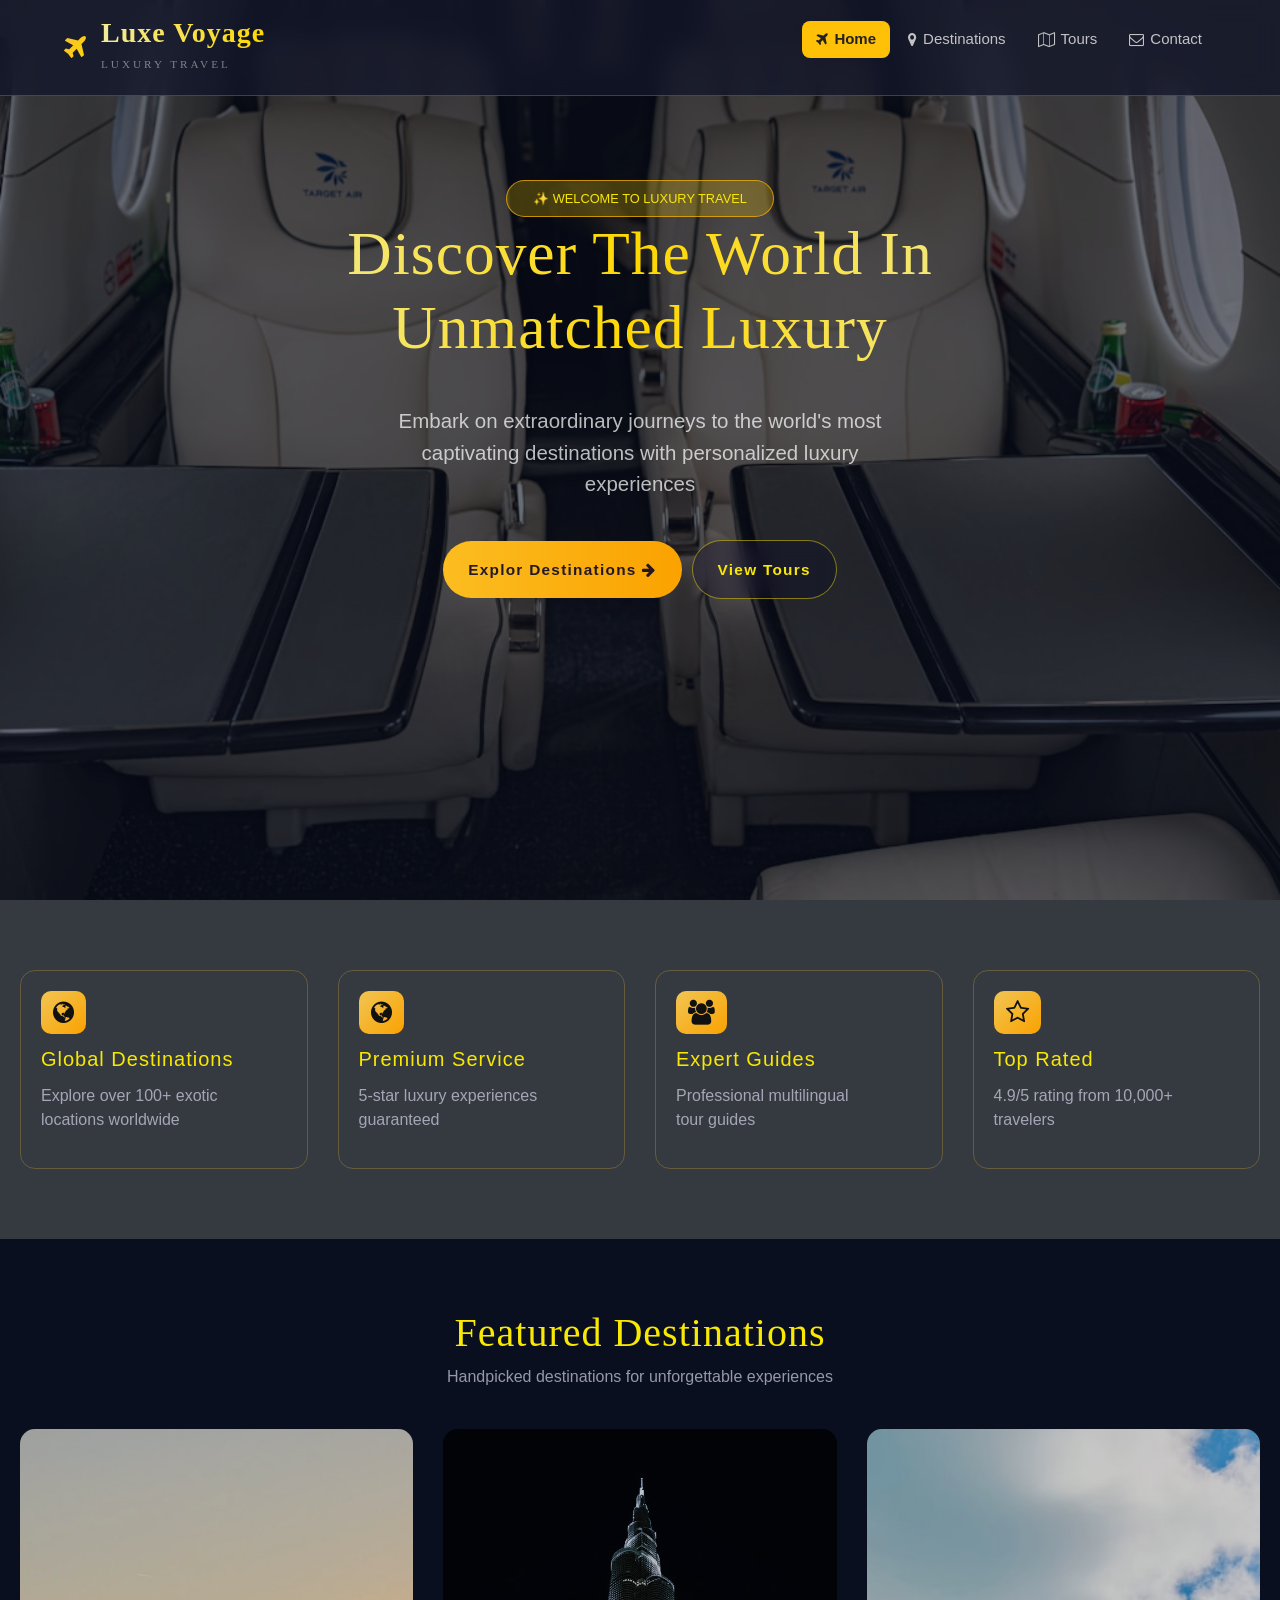
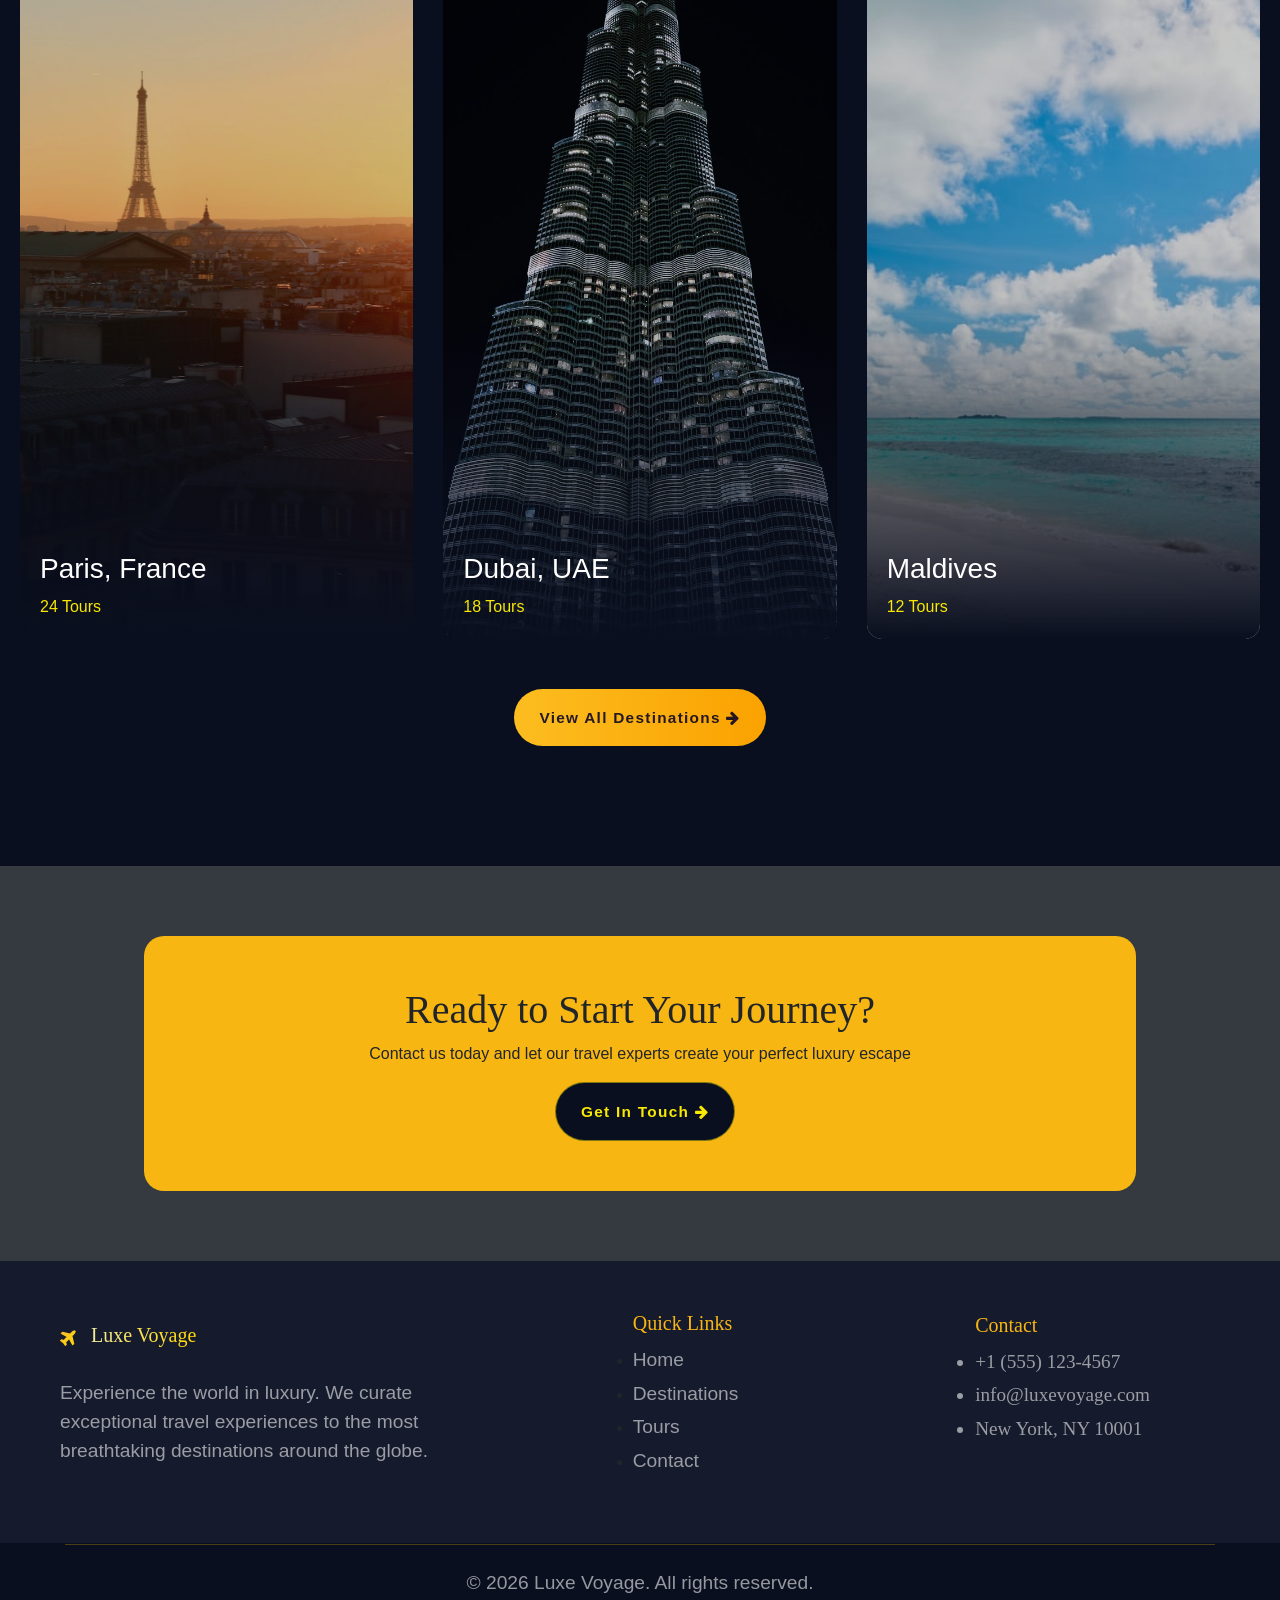
<file: index.html>
<!DOCTYPE html5>
<html lang="en">
<head>
    <meta charset="UTF-8">
    <meta name="viewport" content="width=device-width, initial-scale=1.0">
    <title>Home page</title>

    <link rel="stylesheet" href="css/bootstrap.css">
    <link rel="stylesheet" href="css/font-awesome.min.css">
    <link rel="stylesheet" href="css/style.css">

</head>
<body>
     

<header>
  <nav class="navbar">
    <a class="logo" href="#">
      <i class="fa fa-plane"></i>
      <div class="logo-text">
        <h3>Luxe Voyage</h3>
        <h6>LUXURY TRAVEL</h6>
      </div>
    </a>

    <button class="navbar-toggler" onclick="toggleMenu()" id="toggler">
      <i class="fa fa-bars" id="toggler-icon"></i>
    </button>

    <div class="nav-collapse" id="navMenu">
      <ul class="nav-menu">
        <li><a class="nav-item active" href="home.html"><i class="fa fa-plane"></i> Home</a></li>
        <li><a class="nav-item" href="Destinations.html"><i class="fa fa-map-marker"></i> Destinations</a></li>
        <li><a class="nav-item" href="tours.html"><i class="fa fa-map-o"></i> Tours</a></li>
        <li><a class="nav-item" href="contact.html"><i class="fa fa-envelope-o"></i> Contact</a></li>
      </ul>
    </div>
  </nav>
</header>




    <section>
        <div class="img-main" style="background-color: #121629fa;">
            <div class="overlay"></div>
            <div class="content w-60 ">
                <h6>✨ WELCOME TO LUXURY TRAVEL</h6>
                <h1>Discover The World In Unmatched Luxury</h1>
                <p>Embark on extraordinary journeys to the world's most captivating destinations with personalized luxury experiences</p>
                <div class="buttons d-flex" style="justify-content: center; align-items: center;">
                    <button class="btn-Destinations"><a href="Destinations.html">Explor Destinations  <i class="fa fa-arrow-right" aria-hidden="true"></i></a></button>
                    <button class="btn-Tours"><a href="tours.html" style="color: #f8e802;">View Tours</a></button>
                </div>

            </div>
        </div>
    </section>

    <section class="bg-dark" style="padding: 70px 20px;">
        <div class="row" id="hover-container">
            <div class="col-lg-3 hover-box">
                <div class="data">
                    <i class="fa fa-globe" aria-hidden="true"></i>
                    <h4>Global Destinations</h4>
                    <p>Explore over 100+ exotic locations worldwide</p>
                </div>
            </div>
            <div class="col-lg-3 hover-box">
                <div class="data ">
                    <i class="fa fa-globe" aria-hidden="true"></i>
                    <h4>Premium Service</h4>
                    <p>5-star luxury experiences guaranteed</p>
                </div>
            </div>
            <div class="col-lg-3 hover-box">
                <div class="data">
                    <i class="fa fa-users" aria-hidden="true"></i>
                    <h4>Expert Guides</h4>
                    <p>Professional multilingual tour guides</p>
                </div>
            </div>
            <div class="col-lg-3 hover-box">
                <div class="data">
                    <i class="fa fa-star-o" aria-hidden="true"></i>
                    <h4>Top Rated</h4>
                    <p>4.9/5 rating from 10,000+ travelers</p>
                </div>
            </div>
        </div>
    </section>

    <section style="padding: 70px 20px; background-color: #0a0f20;">
        <div class="head text-center">
            <h1>Featured Destinations</h1>
            <p>Handpicked destinations for unforgettable experiences</p>
        </div>
        <br>
        <div class="row">
            <div class="col-lg-4">
                <div class="one">
                    <div class="img1">
                        <div class="overlay-img">
                       
                            <h3 style="color: #fff; position: absolute; left: 20px; bottom: 45px;">Paris, France</h3>
                            <span style="color: #f8e802; position: absolute; left: 20px; bottom: 20px;">24 Tours</span>
                        </div>
                     </div>
               
                </div>    
                    
                </div>
            
            <div class="col-lg-4">
                <div class="one" style="overflow: hidden;">
                    <div class="img2">
                    <div class="overlay-img">
                    
                        <h3 style="color: #fff; position: absolute; left: 20px; bottom: 45px;">Dubai, UAE</h3>
                        <span style="color: #f8e802; position: absolute; left: 20px; bottom: 20px;">18 Tours</span>
                   
                </div>
                    
                </div>
                </div>
                
            </div>
            <div class="col-lg-4">
                <div class="one" style="overflow: hidden;">
                    <div class="img3">
                    <div class="overlay-img">
                    
                        <h3 style="color: #fff; position: absolute; left: 20px; bottom: 45px;">Maldives</h3>
                        <span style="color: #f8e802; position: absolute; left: 20px; bottom: 20px;">12 Tours</span>
                    
                </div>
                    
                </div>
                </div>
                
            </div>
        </div>
        <button class="btn-Destinations" style="margin: 50px auto;"><a href="Destinations.html">View All Destinations  <i class="fa fa-arrow-right" aria-hidden="true"></i></a></button>
        
    </section>

    <section style="padding: 70px 20px;" class="bg-dark">
        <div class="contact">
            <h1>Ready to Start Your Journey?</h1>
            <p>Contact us today and let our travel experts create your perfect luxury escape</p>
            <button class="btn-Tours"><a href="contact.html" style="color: #f8e802;">Get In Touch  <i class="fa fa-arrow-right" aria-hidden="true"></i></a></button>
        </div>
    </section>

    <footer class="d-flex">
        <div class="foot">
            <div  class="logo d-flex" style="justify-content: flex-start; align-items: center;">
                <i class="fa fa-plane" aria-hidden="true" style="font-size: 20px;"></i>
                
                    <h3 style="background: linear-gradient(to right,#f1ec9b, gold); 
                        background-clip: text;
                        -webkit-background-clip: text;
                        color: transparent;
                        font-size: 20px;">Luxe Voyage</h3>
            </div>
            <br>
            <p>Experience the world in luxury. We curate exceptional travel experiences to the most breathtaking destinations around the globe.</p>
        </div>
        <div class="quick-links">           
            <h4>Quick Links</h4>
            <ul>
                <li><a href="home.html">Home</a></li>
                <li><a href="Destinations.html">Destinations</a></li>
                <li><a href="tours.html">Tours</a></li>
                <li><a href="contact.html">Contact</a></li>
            </ul>
        </div>
        <div class="number" style="margin-top: -30px;">
            <h4>Contact</h4>
            <ul>
                <li>+1 (555) 123-4567</li>
                <li>info@luxevoyage.com</li>
                <li>New York, NY 10001</li>
            </ul>
        </div>

    </footer>
    <div class="footer">
        <hr style="background-color: #f8b60252; width: 90%; margin: auto;">
        <br>
        <p>© 2026 Luxe Voyage. All rights reserved.</p>
        <br>
    </div>
    
    <div class="scroll-btn">
        <i class="fa fa-arrow-up" aria-hidden="true"></i>
    </div>

    
    <script src="js/jquery.js"></script>
    <!-- <script src="js/popper.js"></script> -->
    <script src="js/bootstrap.js"></script>
    <script src="js/main.js"></script>
    
</body>
</html>
</file>
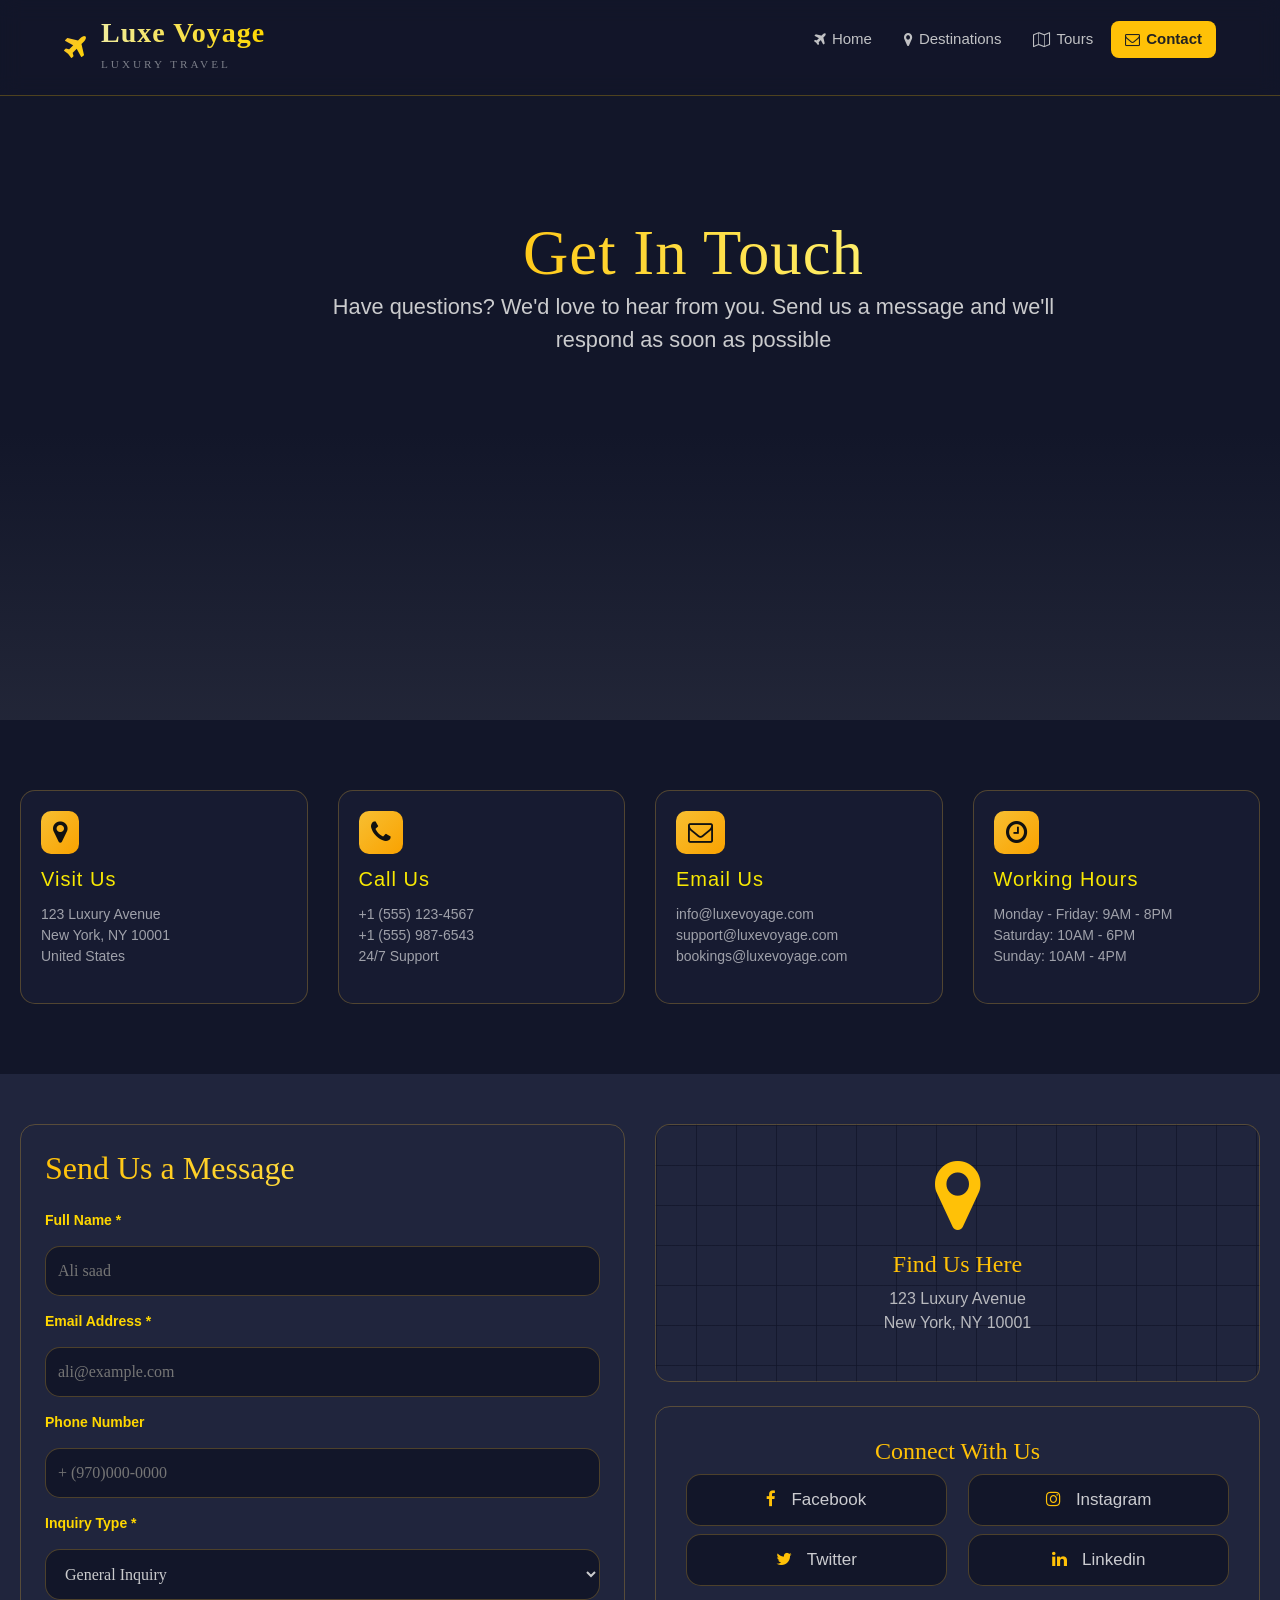
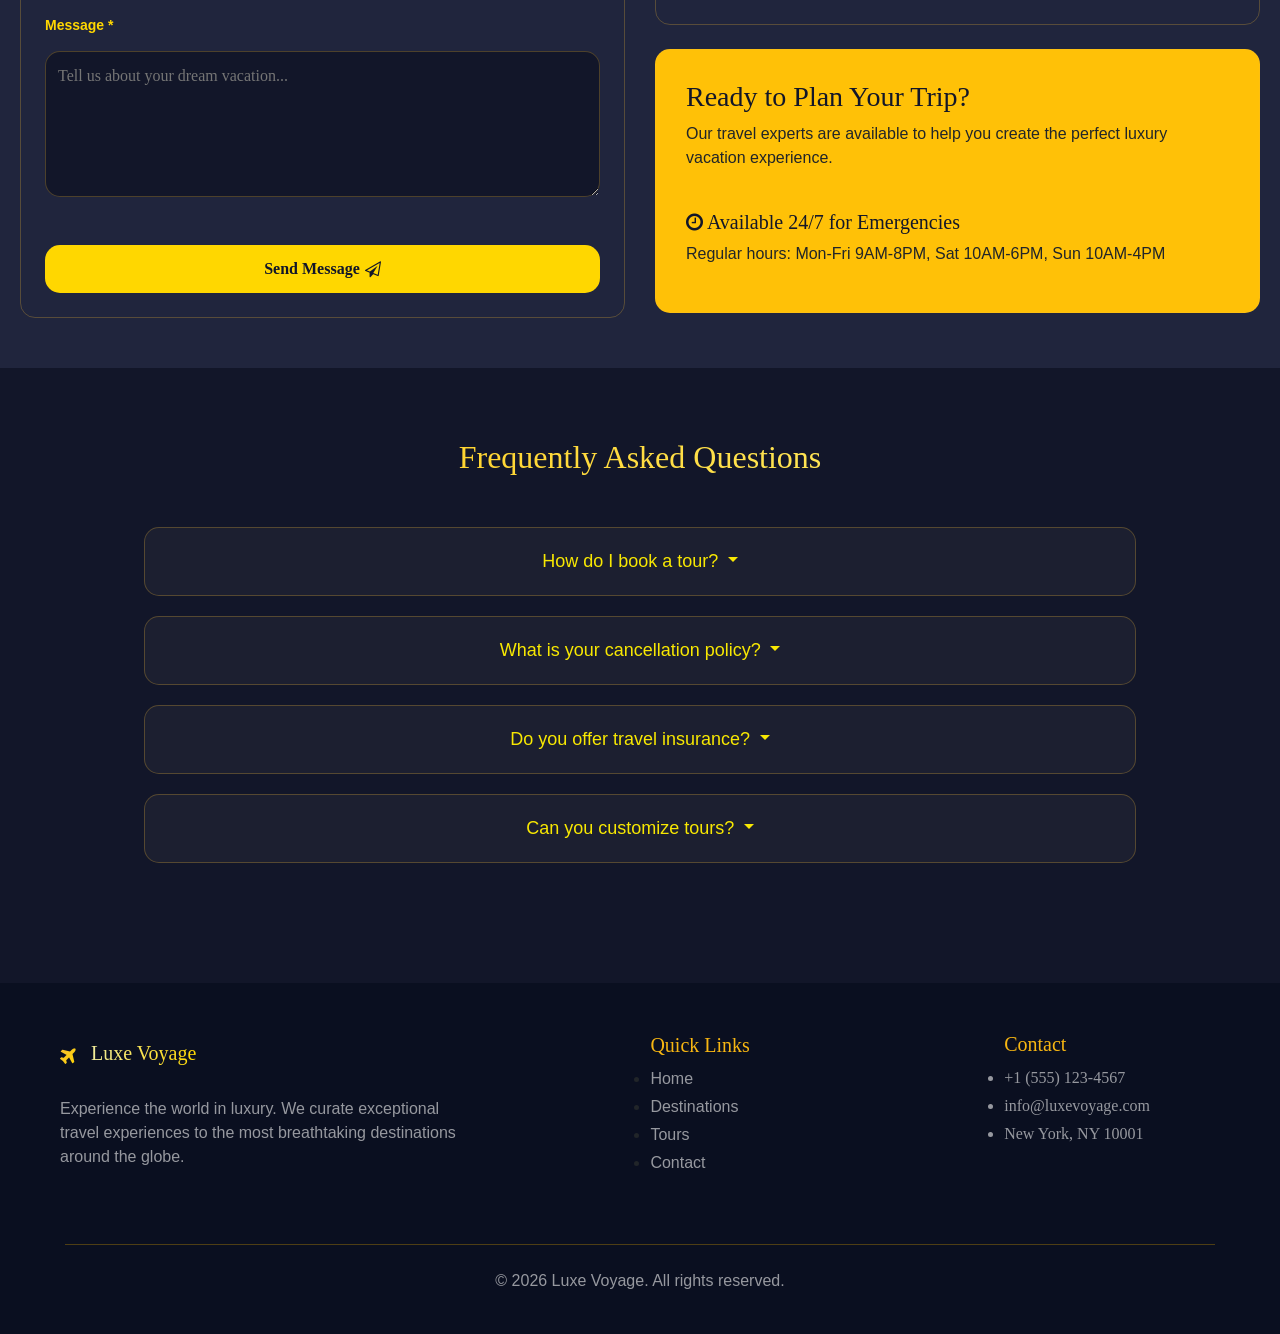
<file: contact.html>
<!DOCTYPE html5>
<html lang="en">
<head>
    <meta charset="UTF-8">
    <meta name="viewport" content="width=device-width, initial-scale=1.0">
    <title>Contact page</title>

    <link rel="stylesheet" href="css/bootstrap.css">
    <link rel="stylesheet" href="css/font-awesome.min.css">
    <link rel="stylesheet" href="css/contact.css">
</head>
<body>

    <header>
  <nav class="navbar">
    <a class="logo" href="#">
      <i class="fa fa-plane"></i>
      <div class="logo-text">
        <h3>Luxe Voyage</h3>
        <h6>LUXURY TRAVEL</h6>
      </div>
    </a>

    <button class="navbar-toggler" onclick="toggleMenu()" id="toggler">
      <i class="fa fa-bars" id="toggler-icon"></i>
    </button>

    <div class="nav-collapse" id="navMenu">
      <ul class="nav-menu">
        <li><a class="nav-item" href="index.html"><i class="fa fa-plane"></i> Home</a></li>
        <li><a class="nav-item" href="Destinations.html"><i class="fa fa-map-marker"></i> Destinations</a></li>
        <li><a class="nav-item" href="tours.html"><i class="fa fa-map-o"></i> Tours</a></li>
        <li><a class="nav-item active" href="contact.html"><i class="fa fa-envelope-o"></i> Contact</a></li>
      </ul>
    </div>
  </nav>
</header>

    <section class="section1">
        <div class="text1">
            <h1>Get In Touch</h1>
            <p>Have questions? We'd love to hear from you. Send us a message and we'll respond as soon as possible</p>        
        </div>
    </section>
    <section  style="padding: 70px 20px; background-color: #121629;">
        <div class="row">
            <div class="col-lg-3 hover-box" onmouseover="hoverBoxs()">
                <div class="data">
                    <i class="fa fa-map-marker" aria-hidden="true"></i>
                    <h4>Visit Us</h4>
                    <p>123 Luxury Avenue
                        <br>
                        New York, NY 10001
                        <br>
                        United States</p>
                </div>
            </div>
            <div class="col-lg-3 hover-box">
                <div class="data ">
                    <i class="fa fa-phone" aria-hidden="true"></i>
                    <h4>Call Us</h4>
                    <p>+1 (555) 123-4567
                        <br>
                        +1 (555) 987-6543
                        <br>
                        24/7 Support</p>
                </div>
            </div>
            <div class="col-lg-3 hover-box">
                <div class="data">
                    <i class="fa fa-envelope-o" aria-hidden="true"></i>
                    <h4>Email Us</h4>
                    <p>info@luxevoyage.com
                        <br>
                        support@luxevoyage.com
                        <br>
                        bookings@luxevoyage.com</p>
                </div>
            </div>
            <div class="col-lg-3 hover-box">
                <div class="data">
                    <i class="fa fa-clock-o" aria-hidden="true"></i>
                    <h4>Working Hours</h4>
                    <p>Monday - Friday: 9AM - 8PM
                        <br>
                        Saturday: 10AM - 6PM
                        <br>
                        Sunday: 10AM - 4PM</p>
                </div>
            </div>
        </div>
    </section>

    <section style="background-color: #20253d;">
        <div class="row">
            <div class="col-lg-6">
                <div class="info p-4">
                    <h2>Send Us a Message</h2>
                    <form action="">
                        <div>
                            <label for="full-name">Full Name *</label><br>
                            <input type="text" placeholder="Ali saad" id="full-name" autocomplete="name" required>
                        </div>
                        <div>
                            <label for="email">Email Address *</label><br>
                            <input type="email" placeholder="ali@example.com" id="email" autocomplete="email" required>
                        </div>
                        <div>
                            <label for="phone">Phone Number</label><br>
                            <input type="text" placeholder="+ (970)000-0000" id="phone">
                        </div>
                        <div style="position: relative;">
                            <label for="inquiry">Inquiry Type *</label><br>
                                <select  id="inquiry" name="inquiry_type" required>
                                    <option value="general" selected>General Inquiry</option>
                                    <option value="booking">Booking Information</option>
                                    <option value="support">Destination Questions</option>
                                    <option value="support">Tour Packages</option>
                                    <option value="support">Custmor Support</option>
                                    <option value="other">Partnership Opportunities</option>
                                </select>

                        </div>
                        <div class="">
                            <label for="message">Message *</label><br>
                            <textarea id="message" name="message" rows="5" cols="40" placeholder="Tell us about your dream vacation..."></textarea>

                        </div>
                        <br>
                        <br>
                       
                            <button class="d-flex w-100" type="submit">
                                Send Message
                                <i class="fa fa-paper-plane-o" aria-hidden="true" style="color: #121629; justify-self: center; margin-left: 5px;"></i>
                            </button>
                            
                        
                    </form>
                </div>
            </div>
            <div class="col-lg-6">
                <div class="boxs">
                    <div class="one mb-4">
                        <i class="fa fa-map-marker" aria-hidden="true"></i>
                        <h4 style="color: #FFC107;">Find Us Here</h4>
                        <p>123 Luxury Avenue
                            <br>
                            New York, NY 10001
                        </p>
                    </div>
                    <div class="tow mb-4">
                        
                        <h4 style="color: #FFC107;">Connect With Us</h4>
                        <div class="acounts d-flex">
                            <h5 id="text1" onmouseover="hoverBox1()" onmouseleave="cancelHover1()"><i class="fa fa-facebook"></i>Facebook</h5>
                            <h5 id="text2" onmouseover="hoverBox2()" onmouseleave="cancelHover2()"><i class="fa fa-instagram"></i>Instagram</h5>
                            
                            <h5 id="text3" onmouseover="hoverBox3()" onmouseleave="cancelHover3()"><i class="fa fa-twitter"></i>Twitter</h5>
                            <h5 id="text4" onmouseover="hoverBox4()" onmouseleave="cancelHover4()"><i class="fa fa-linkedin"></i>Linkedin</h5>
                        </div>
                    </div>
                    <div class="three text-left" style="background-color: #FFC107;">
                        <h3 style="color: #121629;">Ready to Plan Your Trip?</h3>
                        <p>Our travel experts are available to help you create the perfect luxury vacation experience.</p>
                        <br>
                        <h5 style="color: #121629;"><i class="fa fa-clock-o" aria-hidden="true"></i>  Available 24/7 for Emergencies</h5>
                        <p>Regular hours: Mon-Fri 9AM-8PM, Sat 10AM-6PM, Sun 10AM-4PM</p>
                    </div>
                </div>
            </div>
        </div>
    </section>

    <section class="section2" style="padding: 70px 20px; background-color: #121629;">
        <h2 class="text-center">Frequently Asked Questions</h2>
        <div class="questions">
            <button class="dropdown-toggle" data-toggle="collapse" data-target="#answer1">How do I book a tour?
            <p class="collapse" id="answer1">You can book directly through our website, call us, or visit our office. Our team will guide you through the entire process.</p></button>

            <button class="dropdown-toggle" data-toggle="collapse" data-target="#answer2">What is your cancellation policy?
            <p class="collapse" id="answer2">We offer flexible cancellation up to 30 days before departure with full refund. Contact us for specific tour policies.</p></button>

            <button class="dropdown-toggle" data-toggle="collapse" data-target="#answer3">Do you offer travel insurance?
            <p class="collapse" id="answer3">Yes, we highly recommend travel insurance and can help you arrange comprehensive coverage for your trip.</p></button>

            <button class="dropdown-toggle" data-toggle="collapse" data-target="#answer4">Can you customize tours?
            <p class="collapse" id="answer4">Absolutely! We specialize in creating bespoke luxury travel experiences tailored to your preferences.</p></button>

        </div>
    </section>

    <footer class="d-flex">
        <div class="foot">
            <div  class="logo d-flex" style="justify-content: flex-start; align-items: center;">
                <i class="fa fa-plane" aria-hidden="true" style="font-size: 20px;"></i>
                
                    <h3 style="background: linear-gradient(to right,#f1ec9b, gold); 
                        background-clip: text;
                        -webkit-background-clip: text;
                        color: transparent;
                        font-size: 20px;">Luxe Voyage</h3>
            </div>
            <br>
            <p>Experience the world in luxury. We curate exceptional travel experiences to the most breathtaking destinations around the globe.</p>
        </div>
        <div class="quick-links">           
            <h4>Quick Links</h4>
            <ul>
                <li><a href="home.html">Home</a></li>
                <li><a href="#">Destinations</a></li>
                <li><a href="#">Tours</a></li>
                <li><a href="#">Contact</a></li>
            </ul>
        </div>
        <div class="number" style="margin-top: -30px;">
            <h4>Contact</h4>
            <ul>
                <li>+1 (555) 123-4567</li>
                <li>info@luxevoyage.com</li>
                <li>New York, NY 10001</li>
            </ul>
        </div>

    </footer>
    <div class="footer">
        <hr style="background-color: #f8b60252; width: 90%; margin: auto;">
        <br>
        <p>© 2026 Luxe Voyage. All rights reserved.</p>
        <br>
    </div>
    

    <script src="js/jquery.js"></script>
    <script src="js/bootstrap.js"></script>
    <script src="js/contact.js"></script>
    <script src="js/main.js"></script>
</body>
</html>
</file>
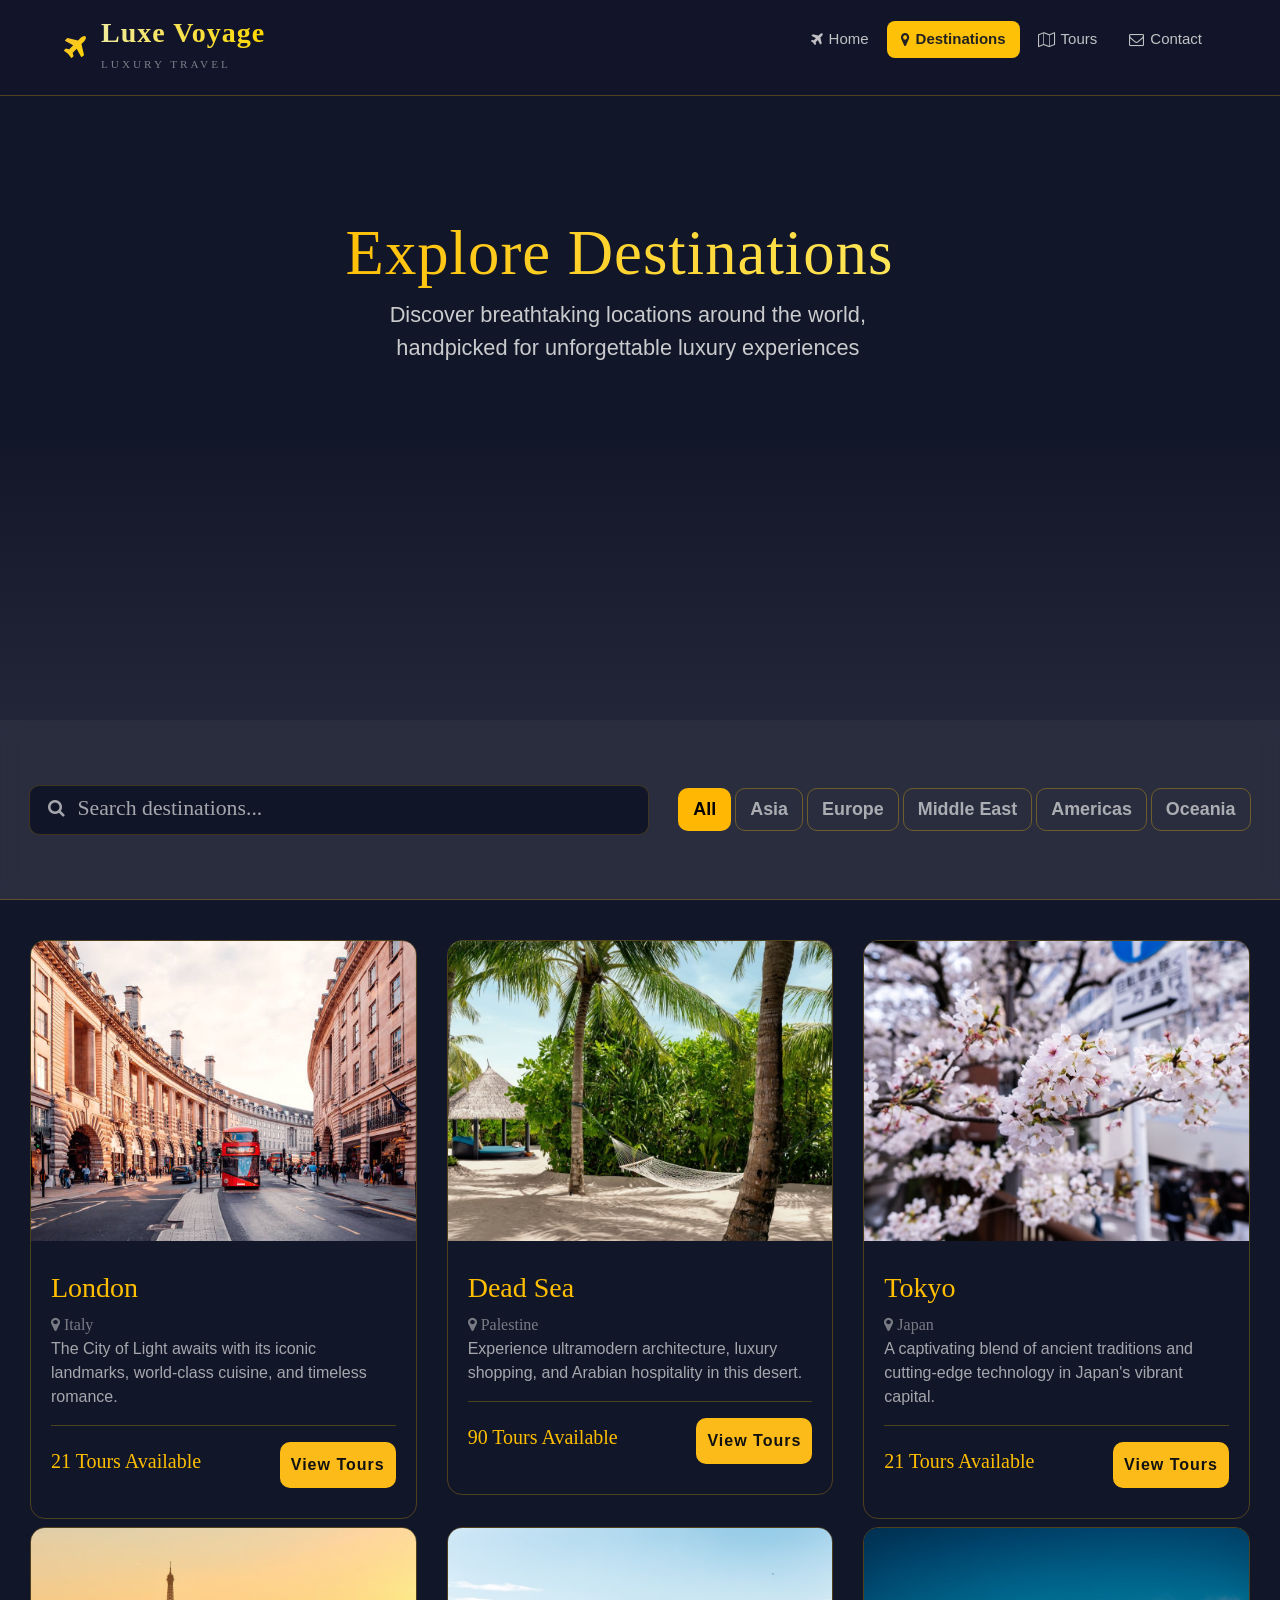
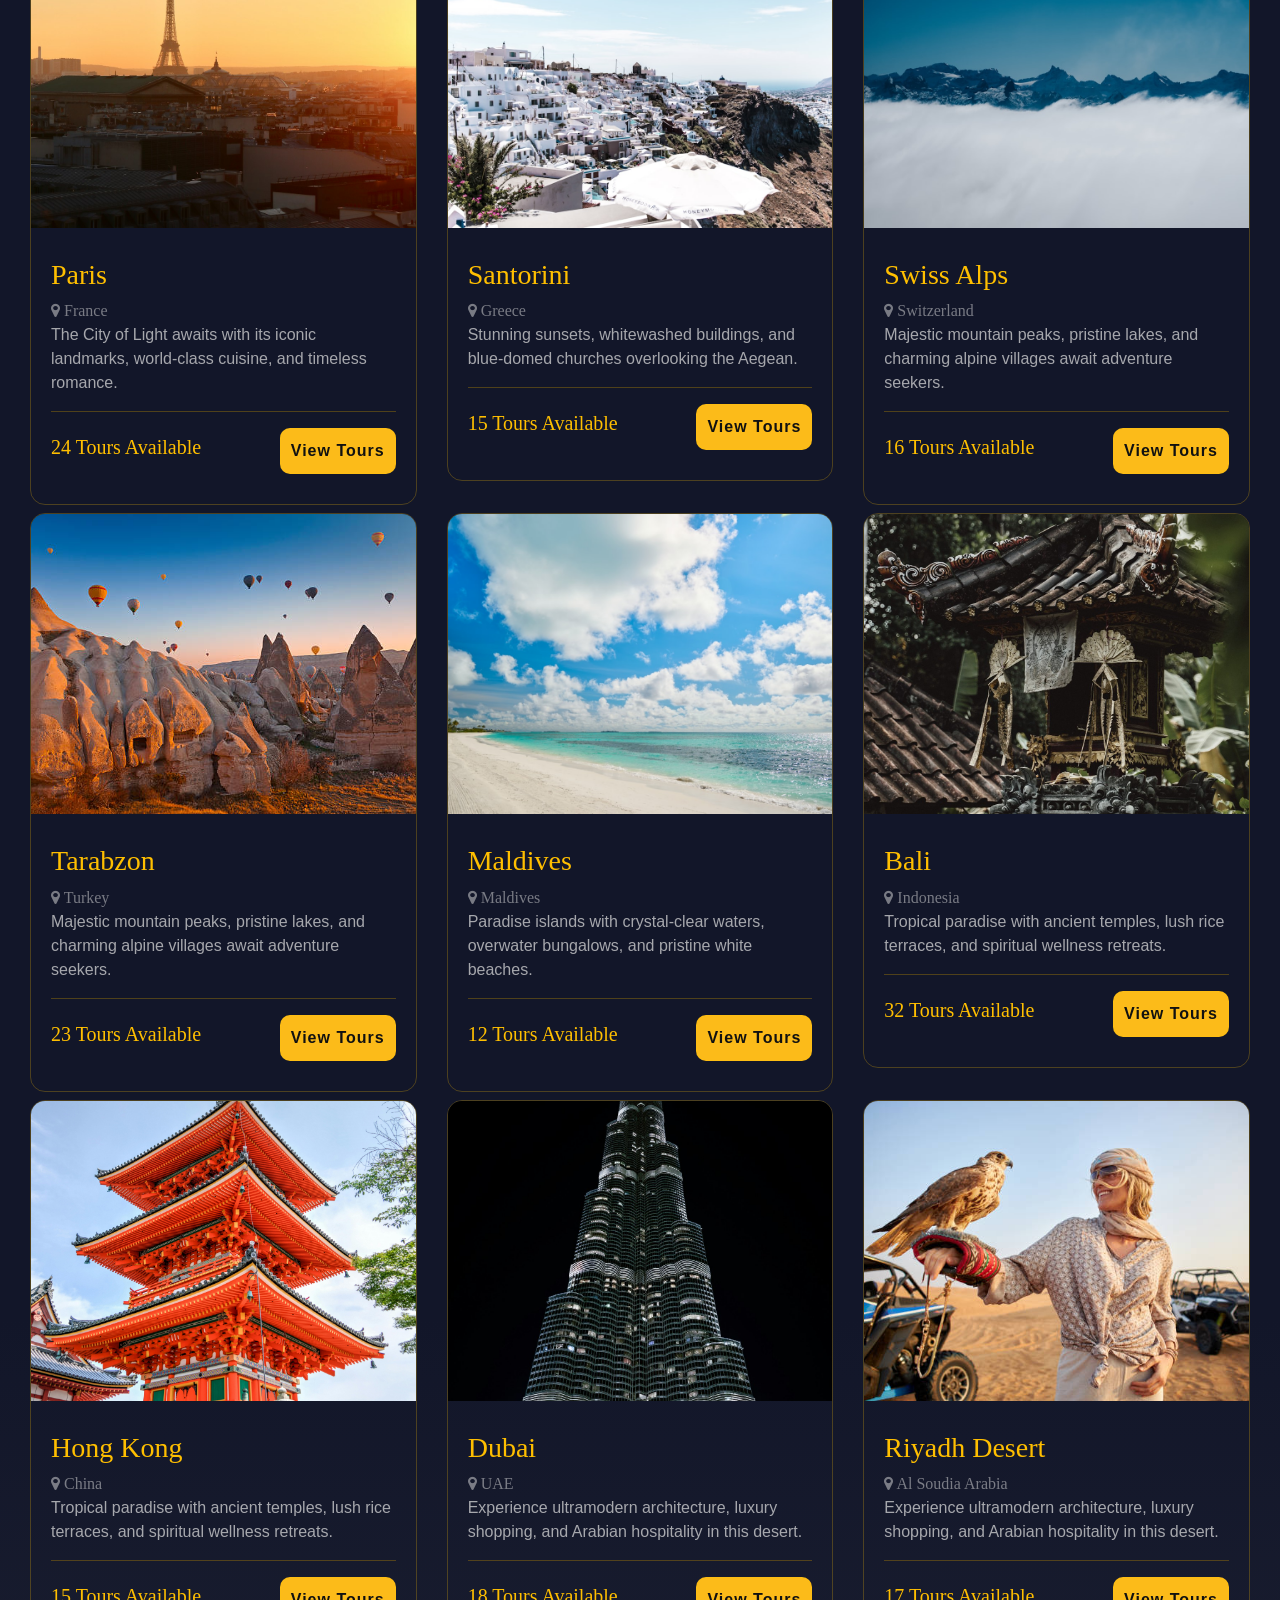
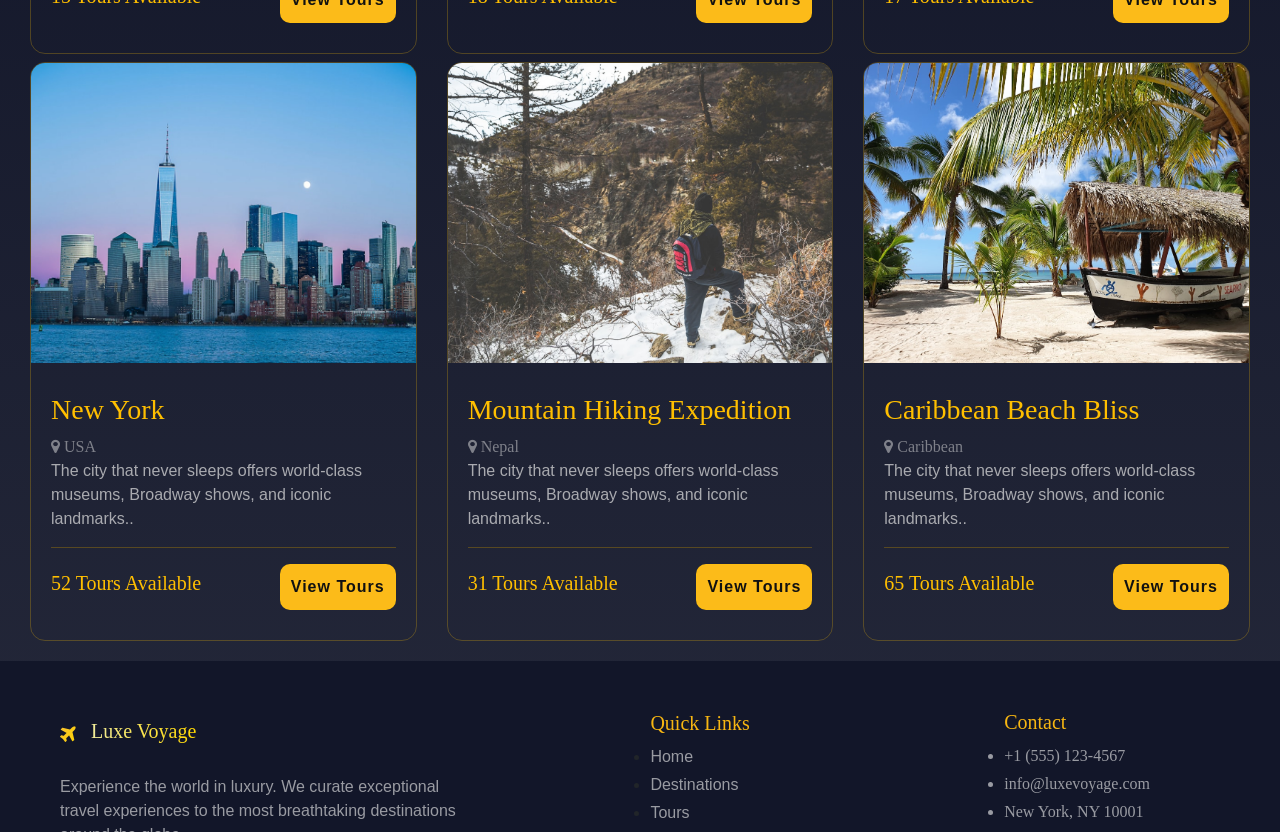
<file: Destinations.html>
<!DOCTYPE html5>
<html lang="en">
<head>
    <meta charset="UTF-8">
    <meta name="viewport" content="width=device-width, initial-scale=1.0">
    <title>Destinations Page</title>

    <link rel="stylesheet" href="css/bootstrap.css">
    <link rel="stylesheet" href="css/font-awesome.min.css">
    <link rel="stylesheet" href="css/Destinations.css">
</head>
<body>
    <header>
  <nav class="navbar">
    <a class="logo" href="#">
      <i class="fa fa-plane"></i>
      <div class="logo-text">
        <h3>Luxe Voyage</h3>
        <h6>LUXURY TRAVEL</h6>
      </div>
    </a>

    <button class="navbar-toggler" onclick="toggleMenu()" id="toggler">
      <i class="fa fa-bars" id="toggler-icon"></i>
    </button>

    <div class="nav-collapse" id="navMenu">
      <ul class="nav-menu">
        <li><a class="nav-item " href="index.html"><i class="fa fa-plane"></i> Home</a></li>
        <li><a class="nav-item active" href="Destinations.html"><i class="fa fa-map-marker"></i> Destinations</a></li>
        <li><a class="nav-item" href="tours.html"><i class="fa fa-map-o"></i> Tours</a></li>
        <li><a class="nav-item" href="contact.html"><i class="fa fa-envelope-o"></i> Contact</a></li>
      </ul>
    </div>
  </nav>
</header>

    <section class="section1">
        <div class="text1">
            <h1>Explore Destinations</h1>
        <p>Discover breathtaking locations around the world, handpicked for unforgettable luxury experiences</p>
        </div>
        
    </section>


    <section>
        <div class="nav2">
            <div class="inp ">
                <input type="text" placeholder="Search destinations..." id="citySearch">
                <i class="fa fa-search" aria-hidden="true"></i>
            </div>
                           
            <div class="filter-button">
                <button class="btn active" data-continent="all">All</button>
                <button class="btn" data-continent="asia">Asia</button>
                <button class="btn" data-continent="europe">Europe</button>
                <button class="btn" data-continent="middle-set">Middle East</button>
                <button class="btn" data-continent="americas">Americas</button>
                <button class="btn" data-continent="oceania">Oceania</button>
            </div>           
        </div>
            <div class="content-grid">
                <div class="row" id="cardsContainer" style="margin-top: 20px;">
                                        
                        <div class="col-lg-4 city-card" data-city="london" data-continent="europe" >
                            <div class="card">
                                <div class="img1">
                                    <img src="images/italy.jpg" alt="">
                                </div>
                                <div class="details">
                                    <h3 style="color: #ffbf00;">London</h3>
                                    <span style="color: #e0e0e080; margin-bottom: 20px;"><i class="fa fa-map-marker" aria-hidden="true"></i>  Italy</span>
                                    
                                    <p style="color: #e0e0e0b7;">The City of Light awaits with its iconic landmarks, world-class cuisine, and timeless romance.</p>
                                    <hr style="background-color: #ffbf004b;">
                                    <div class="d-flex" style="justify-content:space-between ; align-items: center;">
                                        <h5 style="color: #ffbf00;">21 Tours Available</h5>
                                        <button><a href="tours.html" style="color: #111; letter-spacing: 1px;
                                        font-weight: 600;">View Tours</a></button>
                                    </div>
                                </div>
                            </div>
                        </div>
                        <div class="col-lg-4 city-card" data-city="Palestine" data-continent="middle-set">
                            <div class="card">
                                <div class="img1">
                                    <img src="images/deadsea.jpg" alt="">
                                </div>
                                <div class="details">
                                    <h3 style="color: #ffbf00;">Dead Sea</h3>
                                    <span style="color: #e0e0e080; margin-bottom: 20px;"><i class="fa fa-map-marker" aria-hidden="true"></i>  Palestine</span>
                                    
                                    <p style="color: #e0e0e0b7;">Experience ultramodern architecture, luxury shopping, and Arabian hospitality in this desert.</p>
                                    <hr style="background-color: #ffbf004b;">
                                    <div class="d-flex" style="justify-content:space-between ; align-items: center;">
                                        <h5 style="color: #ffbf00;">90 Tours Available</h5>
                                        <button><a href="tours.html" style="color: #111; letter-spacing: 1px;
                                        font-weight: 600;">View Tours</a></button>
                                    </div>
                                </div>
                            </div>
                        </div>


                        <div class="col-lg-4  city-card" data-city="Tokyo" data-continent="asia">
                            <div class="card">
                                <div class="img1">
                                    <img src="images/tokyo.jpg" alt="">
                                </div>
                            <div class="details">
                                <h3 style="color: #ffbf00;">Tokyo</h3>
                                <span style="color: #e0e0e080; margin-bottom: 20px;"><i class="fa fa-map-marker" aria-hidden="true"></i>  Japan</span>
                                                            
                                <p style="color: #e0e0e0b7;">A captivating blend of ancient traditions and cutting-edge technology in Japan's vibrant capital.</p>
                                <hr style="background-color: #ffbf004b;">
                                    <div class="d-flex" style="justify-content:space-between ; align-items: center;">
                                        <h5 style="color: #ffbf00;">21 Tours Available</h5>
                                        <button><a href="tours.html" style="color: #111; letter-spacing: 1px;
                                         font-weight: 600;">View Tours</a></button>
                                    </div>
                            </div>
                        </div>
                    </div>

                        <div class="col-lg-4 mt-2 city-card" data-city="paris" data-continent="europe">
                            <div class="card">
                                <div class="img1">
                                    <img src="images/paris0.jpg" alt="">
                                </div>
                                <div class="details">
                                    <h3 style="color: #ffbf00;">Paris</h3>
                                    <span style="color: #e0e0e080; margin-bottom: 20px;"><i class="fa fa-map-marker" aria-hidden="true"></i>  France</span>
                                    
                                    <p style="color: #e0e0e0b7;">The City of Light awaits with its iconic landmarks, world-class cuisine, and timeless romance.</p>
                                    <hr style="background-color: #ffbf004b;">
                                    <div class="d-flex" style="justify-content:space-between ; align-items: center;">
                                        <h5 style="color: #ffbf00;">24 Tours Available</h5>
                                        <button><a href="tours.html" style="color: #111; letter-spacing: 1px;
                                        font-weight: 600;">View Tours</a></button>
                                    </div>
                                </div>
                            </div>
                        </div>

                        <div class="col-lg-4 mt-2 city-card" data-city="Santorini" data-continent="europe">
                            <div class="card">
                                <div class="img1">
                                    <img src="images/Santorini.jpg" alt="">
                                </div>
                                <div class="details">
                                    <h3 style="color: #ffbf00;">Santorini</h3>
                                    <span style="color: #e0e0e080; margin-bottom: 20px;"><i class="fa fa-map-marker" aria-hidden="true"></i>  Greece</span>
                                    
                                    <p style="color: #e0e0e0b7;">Stunning sunsets, whitewashed buildings, and blue-domed churches overlooking the Aegean.</p>
                                    <hr style="background-color: #ffbf004b;">
                                    <div class="d-flex" style="justify-content:space-between ; align-items: center;">
                                        <h5 style="color: #ffbf00;">15 Tours Available</h5>
                                        <button><a href="tours.html" style="color: #111; letter-spacing: 1px;
                                        font-weight: 600;">View Tours</a></button>
                                    </div>
                                </div>
                            </div>
                        </div>

                        <div class="col-lg-4 mt-2 city-card" data-city="Switzerland" data-continent="europe">
                            <div class="card">
                                <div class="img1">
                                    <img src="images/SwissAlps.jpg" alt="">
                                </div>
                                <div class="details">
                                    <h3 style="color: #ffbf00;">Swiss Alps</h3>
                                    <span style="color: #e0e0e080; margin-bottom: 20px;"><i class="fa fa-map-marker" aria-hidden="true"></i>  Switzerland</span>
                                    
                                    <p style="color: #e0e0e0b7;">Majestic mountain peaks, pristine lakes, and charming alpine villages await adventure seekers.</p>
                                    <hr style="background-color: #ffbf004b;">
                                    <div class="d-flex" style="justify-content:space-between ; align-items: center;">
                                        <h5 style="color: #ffbf00;">16 Tours Available</h5>
                                        <button><a href="tours.html" style="color: #111; letter-spacing: 1px;
                                        font-weight: 600;">View Tours</a></button>
                                    </div>
                                </div>
                            </div>
                        </div>

                        <div class="col-lg-4 mt-2 city-card" data-city="Turkey" data-continent="europe">
                            <div class="card">
                                <div class="img1">
                                    <img src="images/turky.jpg" alt="">
                                </div>
                                <div class="details">
                                    <h3 style="color: #ffbf00;">Tarabzon</h3>
                                    <span style="color: #e0e0e080; margin-bottom: 20px;"><i class="fa fa-map-marker" aria-hidden="true"></i>  Turkey</span>
                                    
                                    <p style="color: #e0e0e0b7;">Majestic mountain peaks, pristine lakes, and charming alpine villages await adventure seekers.</p>
                                    <hr style="background-color: #ffbf004b;">
                                    <div class="d-flex" style="justify-content:space-between ; align-items: center;">
                                        <h5 style="color: #ffbf00;">23 Tours Available</h5>
                                        <button><a href="tours.html" style="color: #111; letter-spacing: 1px;
                                        font-weight: 600;">View Tours</a></button>
                                    </div>
                                </div>
                            </div>
                        </div>
                                       
                        <div class="col-lg-4 mt-2 city-card" data-city="Maldives" data-continent="asia">
                            <div class="card">
                                <div class="img1">
                                    <img src="images/maldiv.jpg" alt="">
                                </div>
                                <div class="details">
                                    <h3 style="color: #ffbf00;">Maldives</h3>
                                    <span style="color: #e0e0e080; margin-bottom: 20px;"><i class="fa fa-map-marker" aria-hidden="true"></i>  Maldives</span>
                                    
                                    <p style="color: #e0e0e0b7;">Paradise islands with crystal-clear waters, overwater bungalows, and pristine white beaches.</p>
                                    <hr style="background-color: #ffbf004b;">
                                    <div class="d-flex" style="justify-content:space-between ; align-items: center;">
                                        <h5 style="color: #ffbf00;">12 Tours Available</h5>
                                        <button><a href="tours.html" style="color: #111; letter-spacing: 1px;
                                        font-weight: 600;">View Tours</a></button>
                                    </div>
                                </div>
                            </div>
                        </div>

                        

                        <div class="col-lg-4 mt-2 city-card" data-city="Indonesia" data-continent="asia">
                            <div class="card">
                                <div class="img1">
                                    <img src="images/Bali.jpg" alt="">
                                </div>
                                <div class="details">
                                    <h3 style="color: #ffbf00;">Bali</h3>
                                    <span style="color: #e0e0e080; margin-bottom: 20px;"><i class="fa fa-map-marker" aria-hidden="true"></i>  Indonesia</span>
                                    
                                    <p style="color: #e0e0e0b7;">Tropical paradise with ancient temples, lush rice terraces, and spiritual wellness retreats.</p>
                                    <hr style="background-color: #ffbf004b;">
                                    <div class="d-flex" style="justify-content:space-between ; align-items: center;">
                                        <h5 style="color: #ffbf00;">32 Tours Available</h5>
                                        <button><a href="tours.html" style="color: #111; letter-spacing: 1px;
                                        font-weight: 600;">View Tours</a></button>
                                    </div>
                                </div>
                            </div>
                        </div>

                        <div class="col-lg-4 mt-2 city-card" data-city="China" data-continent="asia">
                            <div class="card">
                                <div class="img1">
                                    <img src="images/china.jpeg" alt="">
                                </div>
                                <div class="details">
                                    <h3 style="color: #ffbf00;">Hong Kong</h3>
                                    <span style="color: #e0e0e080; margin-bottom: 20px;"><i class="fa fa-map-marker" aria-hidden="true"></i>  China</span>
                                    
                                    <p style="color: #e0e0e0b7;">Tropical paradise with ancient temples, lush rice terraces, and spiritual wellness retreats.</p>
                                    <hr style="background-color: #ffbf004b;">
                                    <div class="d-flex" style="justify-content:space-between ; align-items: center;">
                                        <h5 style="color: #ffbf00;">15 Tours Available</h5>
                                        <button><a href="tours.html" style="color: #111; letter-spacing: 1px;
                                        font-weight: 600;">View Tours</a></button>
                                    </div>
                                </div>
                            </div>
                        </div>
                                        
                        <div class="col-lg-4 mt-2 city-card" data-city="Dubai" data-continent="middle-set">
                            <div class="card">
                                <div class="img1">
                                    <img src="images/dubai0.jpg" alt="">
                                </div>
                                <div class="details">
                                    <h3 style="color: #ffbf00;">Dubai</h3>
                                    <span style="color: #e0e0e080; margin-bottom: 20px;"><i class="fa fa-map-marker" aria-hidden="true"></i>  UAE</span>
                                    
                                    <p style="color: #e0e0e0b7;">Experience ultramodern architecture, luxury shopping, and Arabian hospitality in this desert.</p>
                                    <hr style="background-color: #ffbf004b;">
                                    <div class="d-flex" style="justify-content:space-between ; align-items: center;">
                                        <h5 style="color: #ffbf00;">18 Tours Available</h5>
                                        <button><a href="tours.html" style="color: #111; letter-spacing: 1px;
                                        font-weight: 600;">View Tours</a></button>
                                    </div>
                                </div>
                            </div>
                        </div>

                        

                        <div class="col-lg-4 mt-2 city-card" data-city="Soudia" data-continent="middle-set">
                            <div class="card">
                                <div class="img1">
                                    <img src="images/jadaa.jpg" alt="">
                                </div>
                                <div class="details">
                                    <h3 style="color: #ffbf00;">Riyadh Desert</h3>
                                    <span style="color: #e0e0e080; margin-bottom: 20px;"><i class="fa fa-map-marker" aria-hidden="true"></i>  Al Soudia Arabia</span>
                                    
                                    <p style="color: #e0e0e0b7;">Experience ultramodern architecture, luxury shopping, and Arabian hospitality in this desert.</p>
                                    <hr style="background-color: #ffbf004b;">
                                    <div class="d-flex" style="justify-content:space-between ; align-items: center;">
                                        <h5 style="color: #ffbf00;">17 Tours Available</h5>
                                        <button><a href="tours.html" style="color: #111; letter-spacing: 1px;
                                        font-weight: 600;">View Tours</a></button>
                                    </div>
                                </div>
                            </div>
                        </div>
                                       
                        <div class="col-lg-4 mt-2 city-card" data-city="NewYork" data-continent="americas">
                            <div class="card">
                                <div class="img1">
                                    <img src="images/NewYork.jpg" alt="">
                                </div>
                                <div class="details">
                                    <h3 style="color: #ffbf00;">New York</h3>
                                    <span style="color: #e0e0e080; margin-bottom: 20px;"><i class="fa fa-map-marker" aria-hidden="true"></i>  USA</span>
                                    
                                    <p style="color: #e0e0e0b7;">The city that never sleeps offers world-class museums, Broadway shows, and iconic landmarks..</p>
                                    <hr style="background-color: #ffbf004b;">
                                    <div class="d-flex" style="justify-content:space-between ; align-items: center;">
                                        <h5 style="color: #ffbf00;">52 Tours Available</h5>
                                        <button><a href="tours.html" style="color: #111; letter-spacing: 1px;
                                        font-weight: 600;">View Tours</a></button>
                                    </div>
                                </div>
                            </div>
                        </div>

                        <div class="col-lg-4 mt-2 city-card" data-city="Nepal" data-continent="americas">
                            <div class="card">
                                <div class="img1">
                                    <img src="images/Mountain.jpg" alt="">
                                </div>
                                <div class="details">
                                    <h3 style="color: #ffbf00;">Mountain Hiking Expedition</h3>
                                    <span style="color: #e0e0e080; margin-bottom: 20px;"><i class="fa fa-map-marker" aria-hidden="true"></i>  Nepal</span>
                                    
                                    <p style="color: #e0e0e0b7;">The city that never sleeps offers world-class museums, Broadway shows, and iconic landmarks..</p>
                                    <hr style="background-color: #ffbf004b;">
                                    <div class="d-flex" style="justify-content:space-between ; align-items: center;">
                                        <h5 style="color: #ffbf00;">31 Tours Available</h5>
                                        <button><a href="tours.html" style="color: #111; letter-spacing: 1px;
                                        font-weight: 600;">View Tours</a></button>
                                    </div>
                                </div>
                            </div>
                        </div>
                                        
                        <div class="col-lg-4 mt-2 city-card" data-city="Caribbean" data-continent="oceania">
                            <div class="card">
                                <div class="img1">
                                    <img src="images/Caribbean.jpg" alt="">
                                </div>
                                <div class="details">
                                    <h3 style="color: #ffbf00;">Caribbean Beach Bliss</h3>
                                    <span style="color: #e0e0e080; margin-bottom: 20px;"><i class="fa fa-map-marker" aria-hidden="true"></i>  Caribbean</span>
                                    
                                    <p style="color: #e0e0e0b7;">The city that never sleeps offers world-class museums, Broadway shows, and iconic landmarks..</p>
                                    <hr style="background-color: #ffbf004b;">
                                    <div class="d-flex" style="justify-content:space-between ; align-items: center;">
                                        <h5 style="color: #ffbf00;">65 Tours Available</h5>
                                        <button><a href="tours.html" style="color: #111; letter-spacing: 1px;
                                        font-weight: 600;">View Tours</a></button>
                                    </div>
                                </div>
                            </div>
                        </div>
                    
                
            </div>
        </div>
        
    </section>


    <footer class="d-flex">
        <div class="foot">
            <div  class="logo d-flex" style="justify-content: flex-start; align-items: center;">
                <i class="fa fa-plane" aria-hidden="true" style="font-size: 20px;"></i>
                
                    <h3 style="background: linear-gradient(to right,#f1ec9b, gold); 
                        background-clip: text;
                        -webkit-background-clip: text;
                        color: transparent;
                        font-size: 20px;">Luxe Voyage</h3>
            </div>
            <br>
            <p>Experience the world in luxury. We curate exceptional travel experiences to the most breathtaking destinations around the globe.</p>
        </div>
        <div class="quick-links">           
            <h4>Quick Links</h4>
            <ul>
                <li><a href="home.html">Home</a></li>
                <li><a href="#">Destinations</a></li>
                <li><a href="#">Tours</a></li>
                <li><a href="#">Contact</a></li>
            </ul>
        </div>
        <div class="number" style="margin-top: -30px;">
            <h4>Contact</h4>
            <ul>
                <li>+1 (555) 123-4567</li>
                <li>info@luxevoyage.com</li>
                <li>New York, NY 10001</li>
            </ul>
        </div>

    </footer>
    <div class="footer">
        <hr style="background-color: #f8b60252; width: 90%; margin: auto;">
        <br>
        <p>© 2026 Luxe Voyage. All rights reserved.</p>
        <br>
    </div>
    

    <script src="js/jquery.js"></script>
    <script src="js/bootstrap.js"></script>
    <script src="js/main.js"></script>
    <script src="js/Destinations.js"></script>
</body>
</html>
</file>
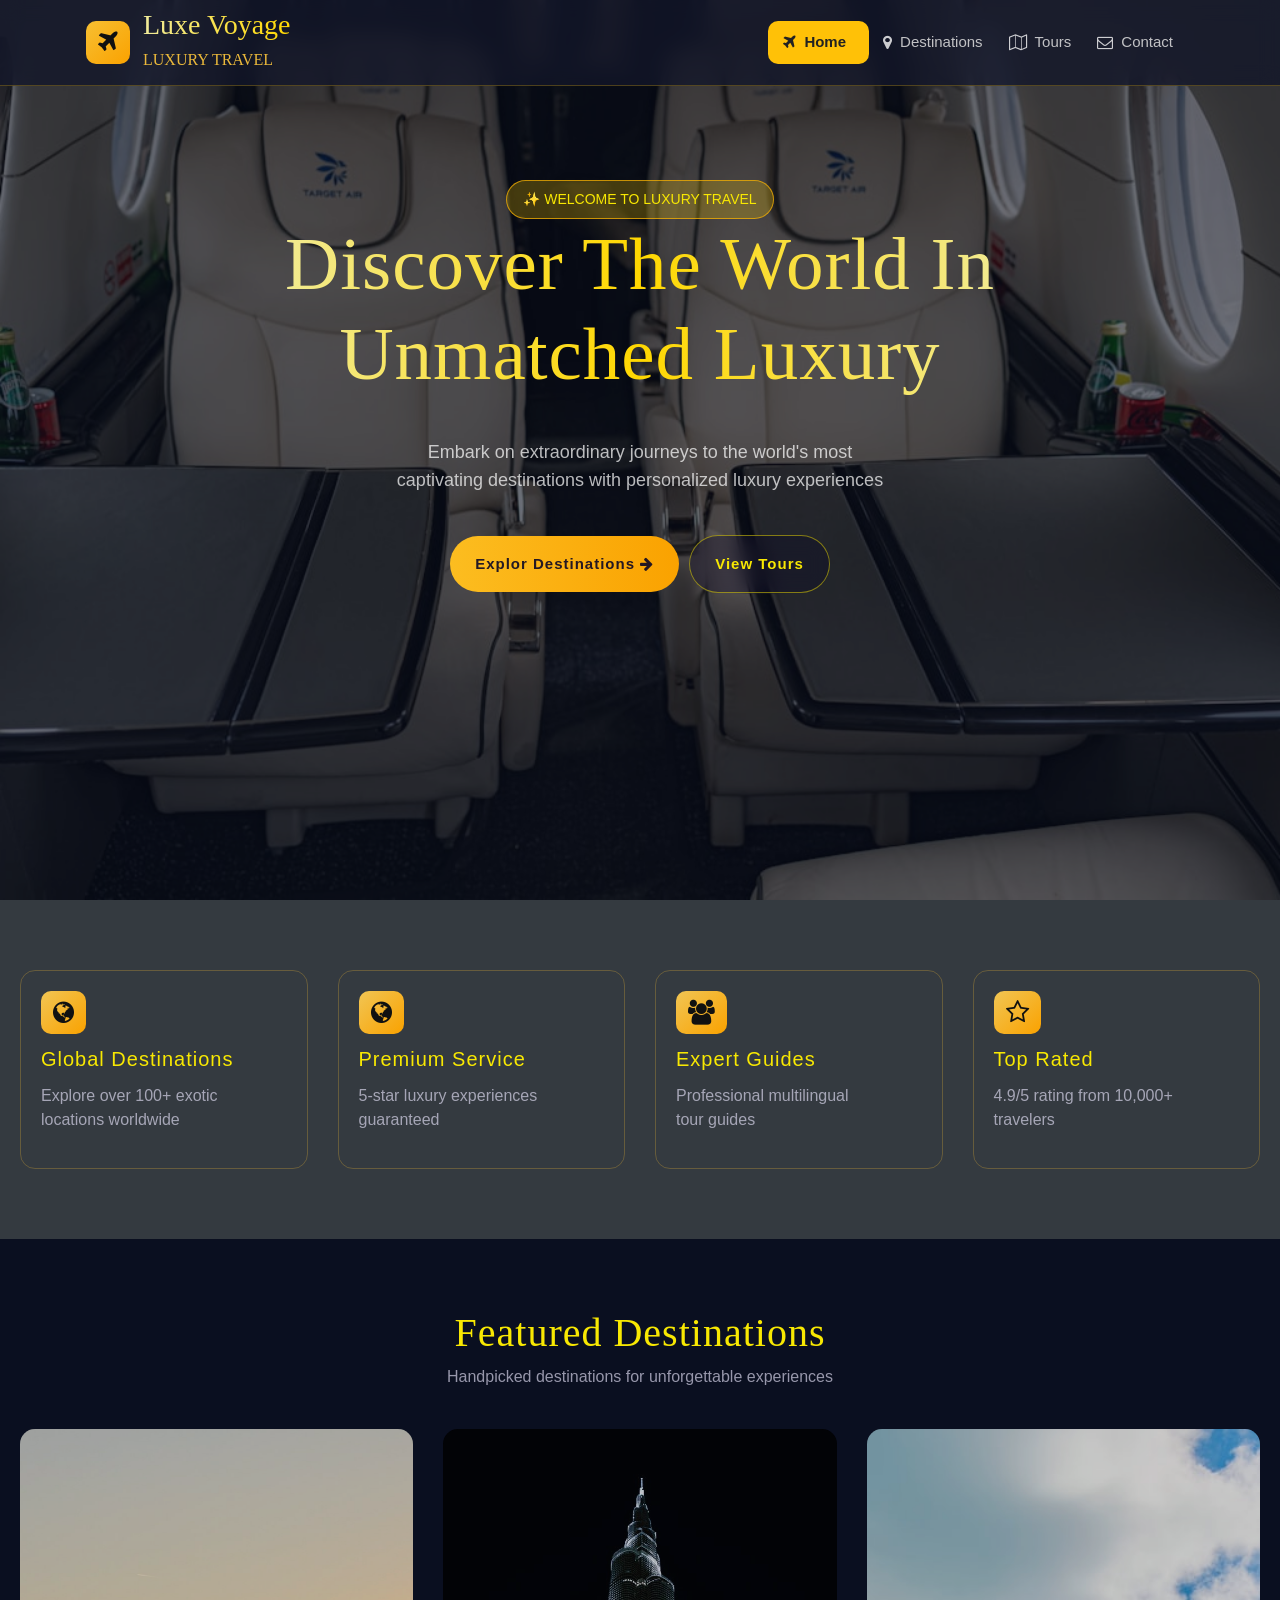
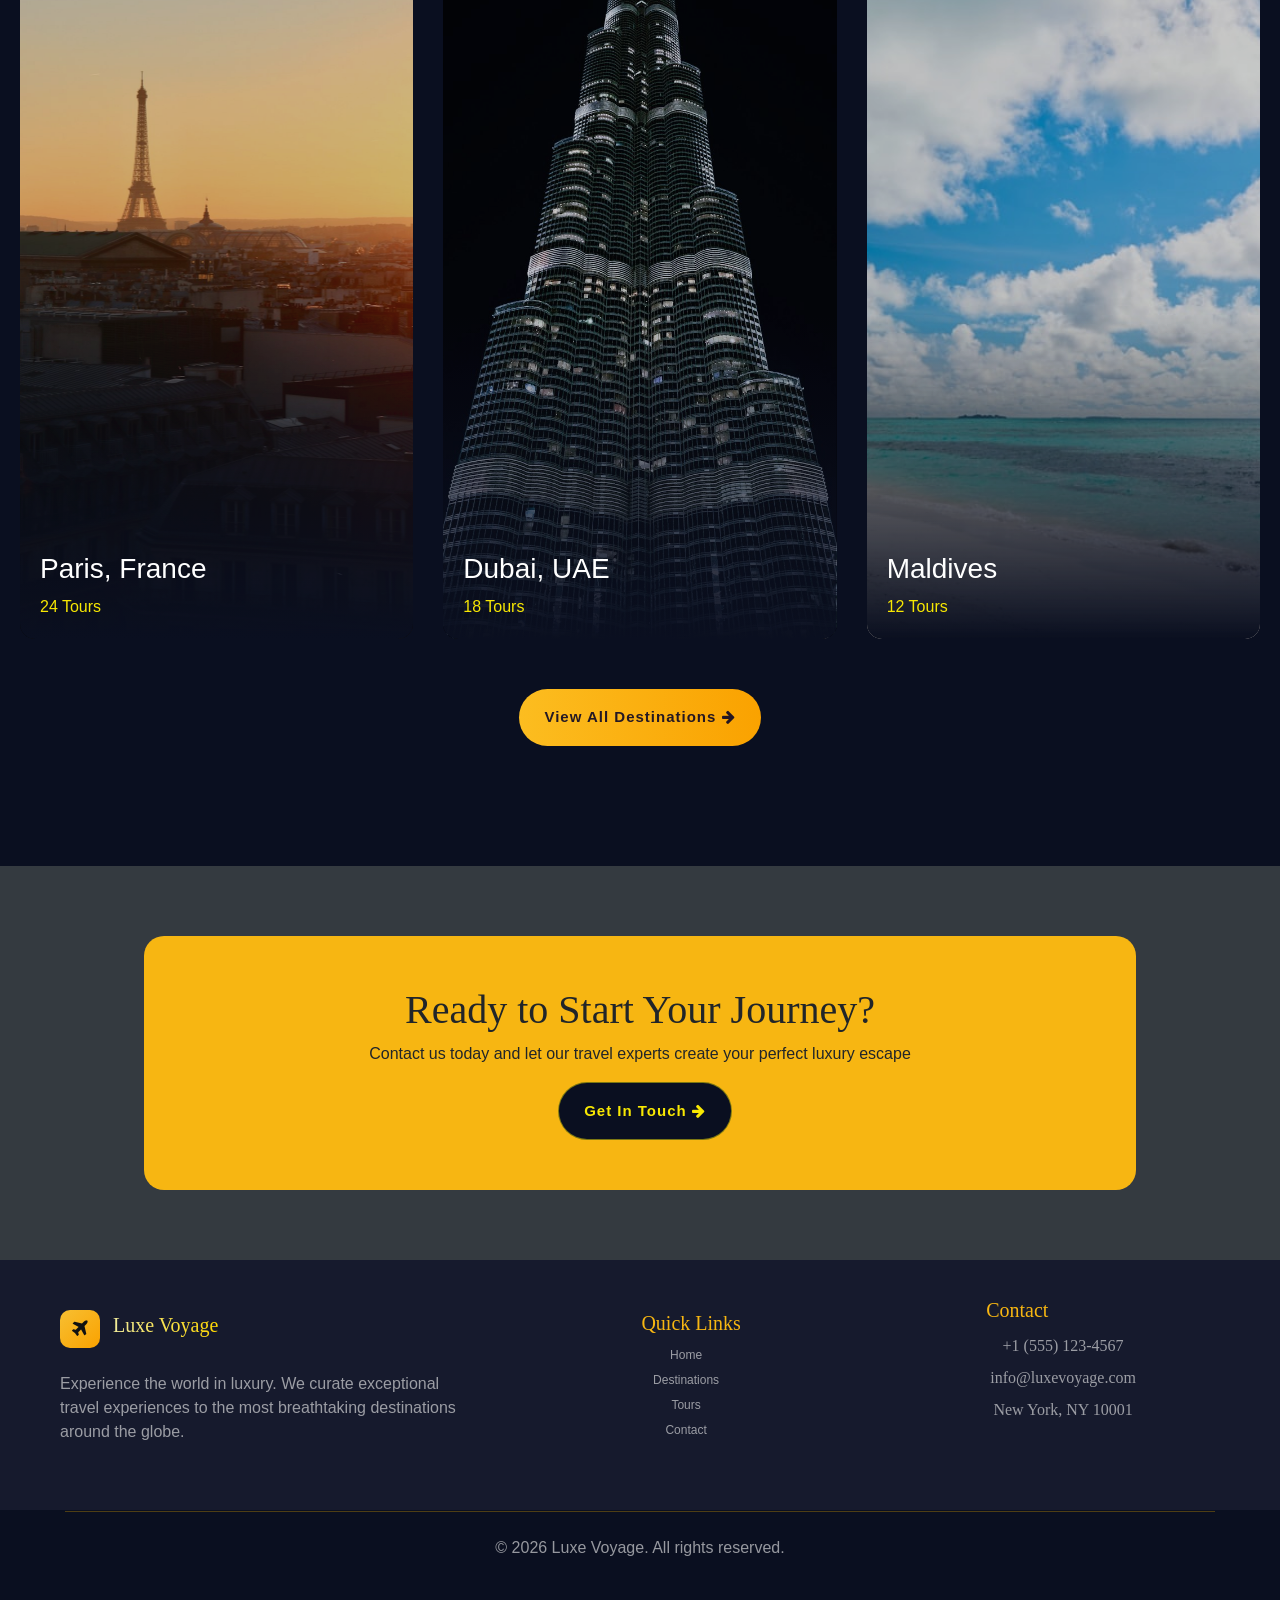
<file: home.html>
<!DOCTYPE html5>
<html lang="en">
<head>
    <meta charset="UTF-8">
    <meta name="viewport" content="width=device-width, initial-scale=1.0">
    <title>Home page</title>

    <link rel="stylesheet" href="css/bootstrap.css">
    <link rel="stylesheet" href="css/font-awesome.min.css">
    <link rel="stylesheet" href="css/home.css">
</head>
<body>
     <header>
         <nav class="navbar navbar-expand-lg container">  
            <div class="logo d-flex hover-box" >
                <i class="fa fa-plane hover-i" aria-hidden="true"></i>
                <div class="logo-text">
                    <h3 style="background: linear-gradient(to right,#f1ec9b, gold); 
                        background-clip: text;
                        -webkit-background-clip: text;
                        color: transparent;">Luxe Voyage</h3>
                    <h6>LUXURY TRAVEL</h6>
                </div>
            </div>

         <button type="button" class="navbar-toggler " data-toggle="collapse" data-target="#menu">
                <span class="navbar-toggler-icon icon-nav"><i class="fa fa-bars" aria-hidden="true"></i></span>
            </button>
    
            <div class="collapse navbar-collapse" id="menu">
                <ul class="nav navbar-nav" style="position: absolute; right: 15px;">
                    <li class="nav-item active" style="background-color: #FFC107;border-radius: 10px;padding: 0px 15px;"><i class="fa fa-plane" aria-hidden="true" style="color: #222";></i><a class="nav-link" href="home.html" style="color: #222; font-size: 15px; font-weight: 600;">Home</a></li>

                    <li class="nav-item" ><i class="fa fa-map-marker" aria-hidden="true"></i><a class="nav-link" href="Destinations.html" style="font-size: 15px; color: #e0e0e0d8;">Destinations</a></li>

                    <li class="nav-item " ><i class="fa fa-map-o" aria-hidden="true"></i><a class="nav-link" href="tours.html" style="color: #e0e0e0d8; font-size: 15px;">Tours</a></li>

                    <li class="nav-item"><i class="fa fa-envelope-o" aria-hidden="true"></i><a class="nav-link" href="contact.html" style="color: #e0e0e0d8; font-size: 15px;">Contact</a></li>

                </ul>            
            </div>
                    
        </nav>
    
    </header>


    <section>
        <div class="img-main" style="background-color: #121629fa;">
            <div class="overlay"></div>
            <div class="content w-60 ">
                <h6>✨ WELCOME TO LUXURY TRAVEL</h6>
                <h1>Discover The World In Unmatched Luxury</h1>
                <p>Embark on extraordinary journeys to the world's most captivating destinations with personalized luxury experiences</p>
                <div class="buttons d-flex" style="justify-content: center; align-items: center;">
                    <button class="btn-Destinations"><a href="Destinations.html">Explor Destinations  <i class="fa fa-arrow-right" aria-hidden="true"></i></a></button>
                    <button class="btn-Tours"><a href="tours.html" style="color: #f8e802;">View Tours</a></button>
                </div>

            </div>
        </div>
    </section>

    <section class="bg-dark" style="padding: 70px 20px;">
        <div class="row" id="hover-container">
            <div class="col-lg-3 hover-box">
                <div class="data">
                    <i class="fa fa-globe" aria-hidden="true"></i>
                    <h4>Global Destinations</h4>
                    <p>Explore over 100+ exotic locations worldwide</p>
                </div>
            </div>
            <div class="col-lg-3 hover-box">
                <div class="data ">
                    <i class="fa fa-globe" aria-hidden="true"></i>
                    <h4>Premium Service</h4>
                    <p>5-star luxury experiences guaranteed</p>
                </div>
            </div>
            <div class="col-lg-3 hover-box">
                <div class="data">
                    <i class="fa fa-users" aria-hidden="true"></i>
                    <h4>Expert Guides</h4>
                    <p>Professional multilingual tour guides</p>
                </div>
            </div>
            <div class="col-lg-3 hover-box">
                <div class="data">
                    <i class="fa fa-star-o" aria-hidden="true"></i>
                    <h4>Top Rated</h4>
                    <p>4.9/5 rating from 10,000+ travelers</p>
                </div>
            </div>
        </div>
    </section>

    <section style="padding: 70px 20px; background-color: #0a0f20;">
        <div class="head text-center">
            <h1>Featured Destinations</h1>
            <p>Handpicked destinations for unforgettable experiences</p>
        </div>
        <br>
        <div class="row">
            <div class="col-lg-4">
                <div class="one">
                    <div class="img1">
                        <div class="overlay-img">
                       
                            <h3 style="color: #fff; position: absolute; left: 20px; bottom: 45px;">Paris, France</h3>
                            <span style="color: #f8e802; position: absolute; left: 20px; bottom: 20px;">24 Tours</span>
                        </div>
                     </div>
               
                </div>    
                    
                </div>
            
            <div class="col-lg-4">
                <div class="one" style="overflow: hidden;">
                    <div class="img2">
                    <div class="overlay-img">
                    
                        <h3 style="color: #fff; position: absolute; left: 20px; bottom: 45px;">Dubai, UAE</h3>
                        <span style="color: #f8e802; position: absolute; left: 20px; bottom: 20px;">18 Tours</span>
                   
                </div>
                    
                </div>
                </div>
                
            </div>
            <div class="col-lg-4">
                <div class="one" style="overflow: hidden;">
                    <div class="img3">
                    <div class="overlay-img">
                    
                        <h3 style="color: #fff; position: absolute; left: 20px; bottom: 45px;">Maldives</h3>
                        <span style="color: #f8e802; position: absolute; left: 20px; bottom: 20px;">12 Tours</span>
                    
                </div>
                    
                </div>
                </div>
                
            </div>
        </div>
        <button class="btn-Destinations" style="margin: 50px auto;"><a href="Destinations.html">View All Destinations  <i class="fa fa-arrow-right" aria-hidden="true"></i></a></button>
        
    </section>

    <section style="padding: 70px 20px;" class="bg-dark">
        <div class="contact">
            <h1>Ready to Start Your Journey?</h1>
            <p>Contact us today and let our travel experts create your perfect luxury escape</p>
            <button class="btn-Tours"><a href="contact.html" style="color: #f8e802;">Get In Touch  <i class="fa fa-arrow-right" aria-hidden="true"></i></a></button>
        </div>
    </section>

    <footer class="d-flex">
        <div class="foot">
            <div  class="logo d-flex" style="justify-content: flex-start; align-items: center;">
                <i class="fa fa-plane" aria-hidden="true" style="font-size: 20px;"></i>
                
                    <h3 style="background: linear-gradient(to right,#f1ec9b, gold); 
                        background-clip: text;
                        -webkit-background-clip: text;
                        color: transparent;
                        font-size: 20px;">Luxe Voyage</h3>
            </div>
            <br>
            <p>Experience the world in luxury. We curate exceptional travel experiences to the most breathtaking destinations around the globe.</p>
        </div>
        <div class="quick-links">           
            <h4>Quick Links</h4>
            <ul>
                <li><a href="home.html">Home</a></li>
                <li><a href="Destinations.html">Destinations</a></li>
                <li><a href="tours.html">Tours</a></li>
                <li><a href="contact.html">Contact</a></li>
            </ul>
        </div>
        <div class="number" style="margin-top: -30px;">
            <h4>Contact</h4>
            <ul>
                <li>+1 (555) 123-4567</li>
                <li>info@luxevoyage.com</li>
                <li>New York, NY 10001</li>
            </ul>
        </div>

    </footer>
    <div class="footer">
        <hr style="background-color: #f8b60252; width: 90%; margin: auto;">
        <br>
        <p>© 2026 Luxe Voyage. All rights reserved.</p>
        <br>
    </div>
    
    <div class="scroll-btn">
        <i class="fa fa-arrow-up" aria-hidden="true"></i>
    </div>


    <script src="js/jquery.js"></script>
    <!-- <script src="js/popper.js"></script> -->
    <script src="js/bootstrap.js"></script>
    <script src="js/home.js"></script>
    
</body>
</html>
</file>
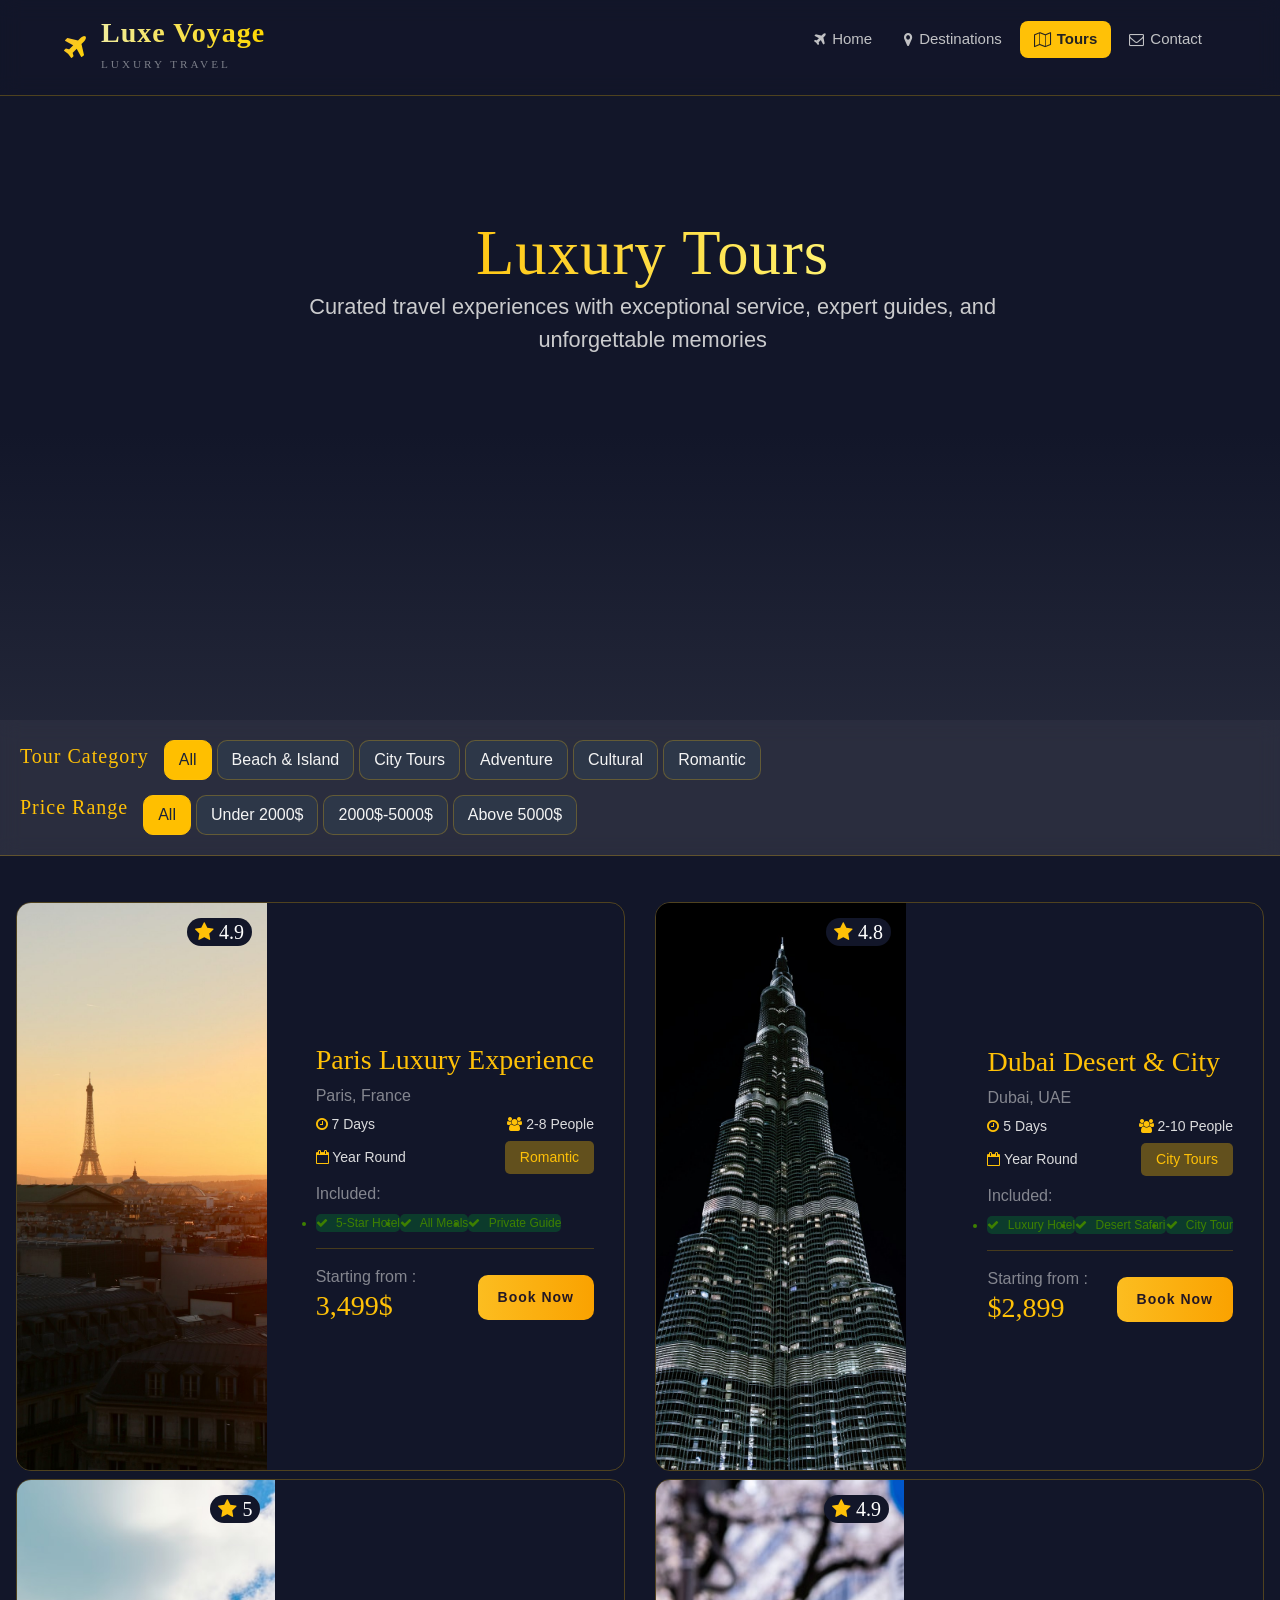
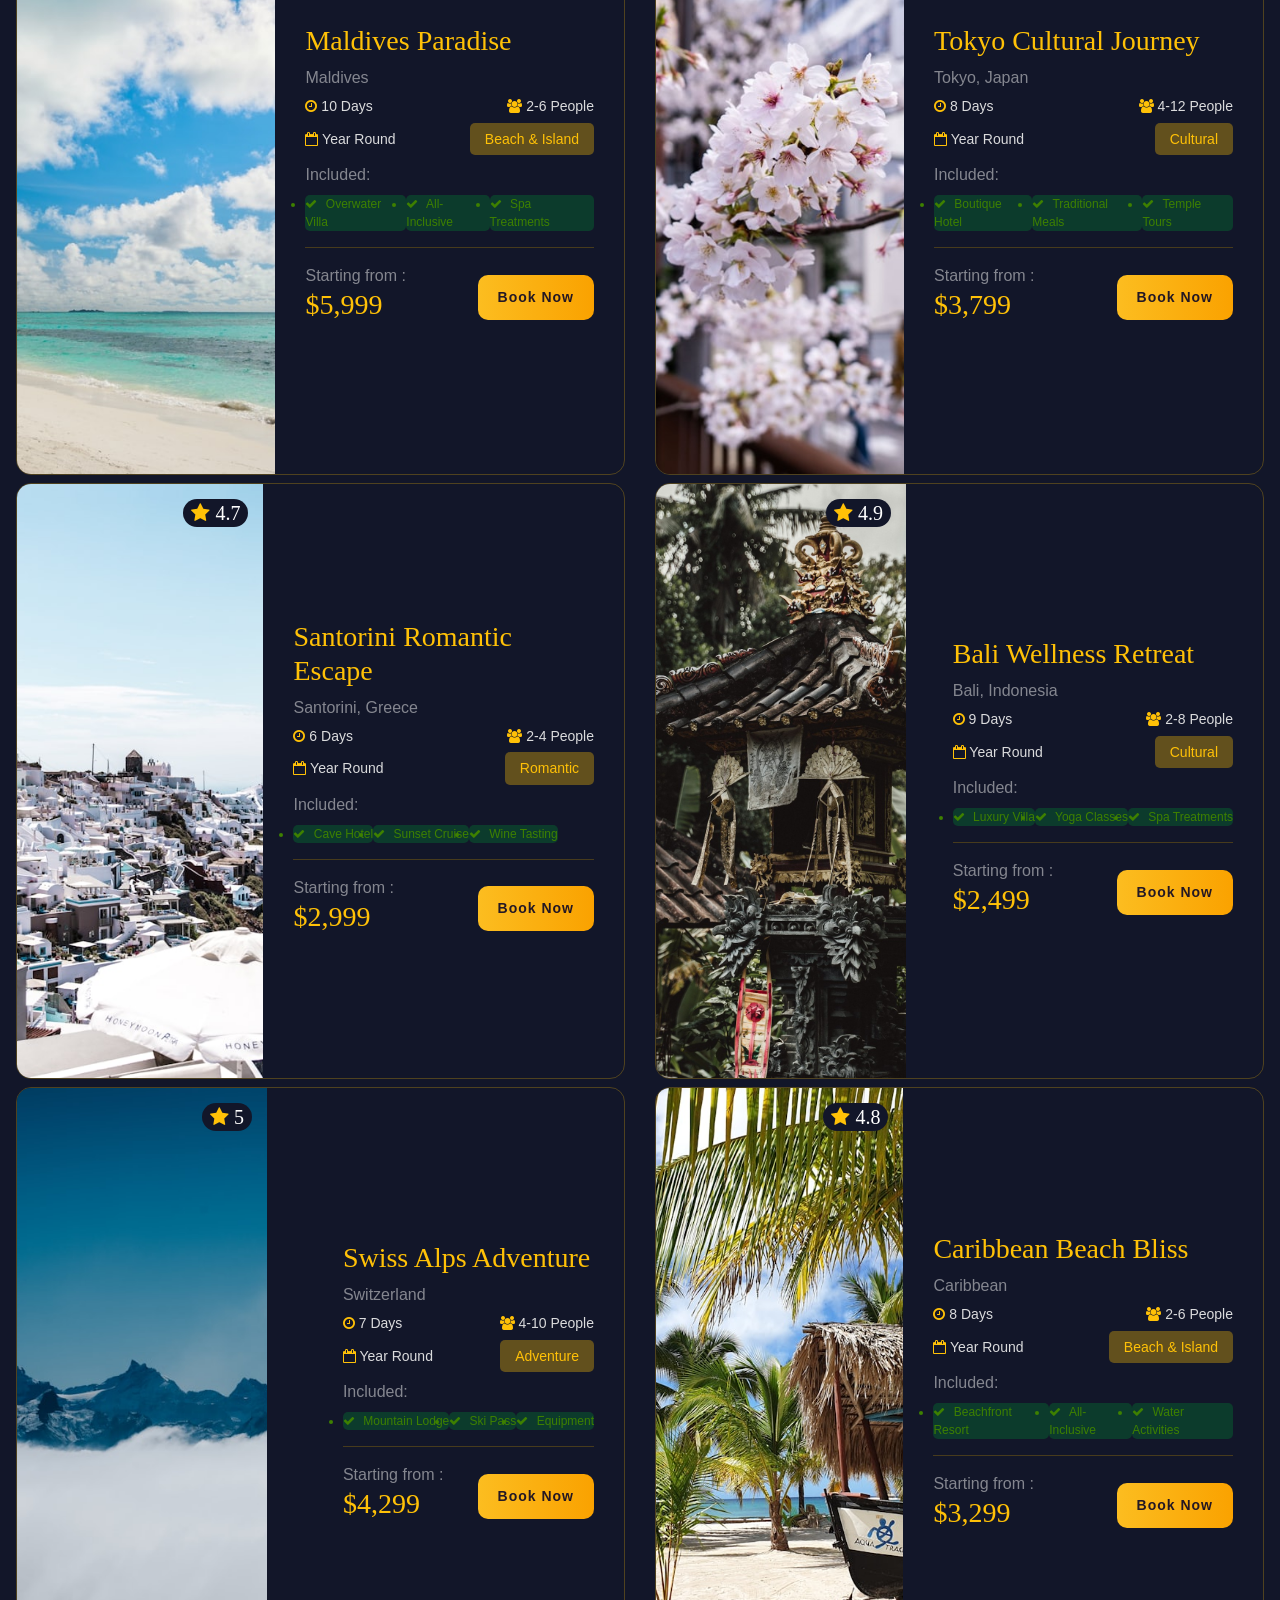
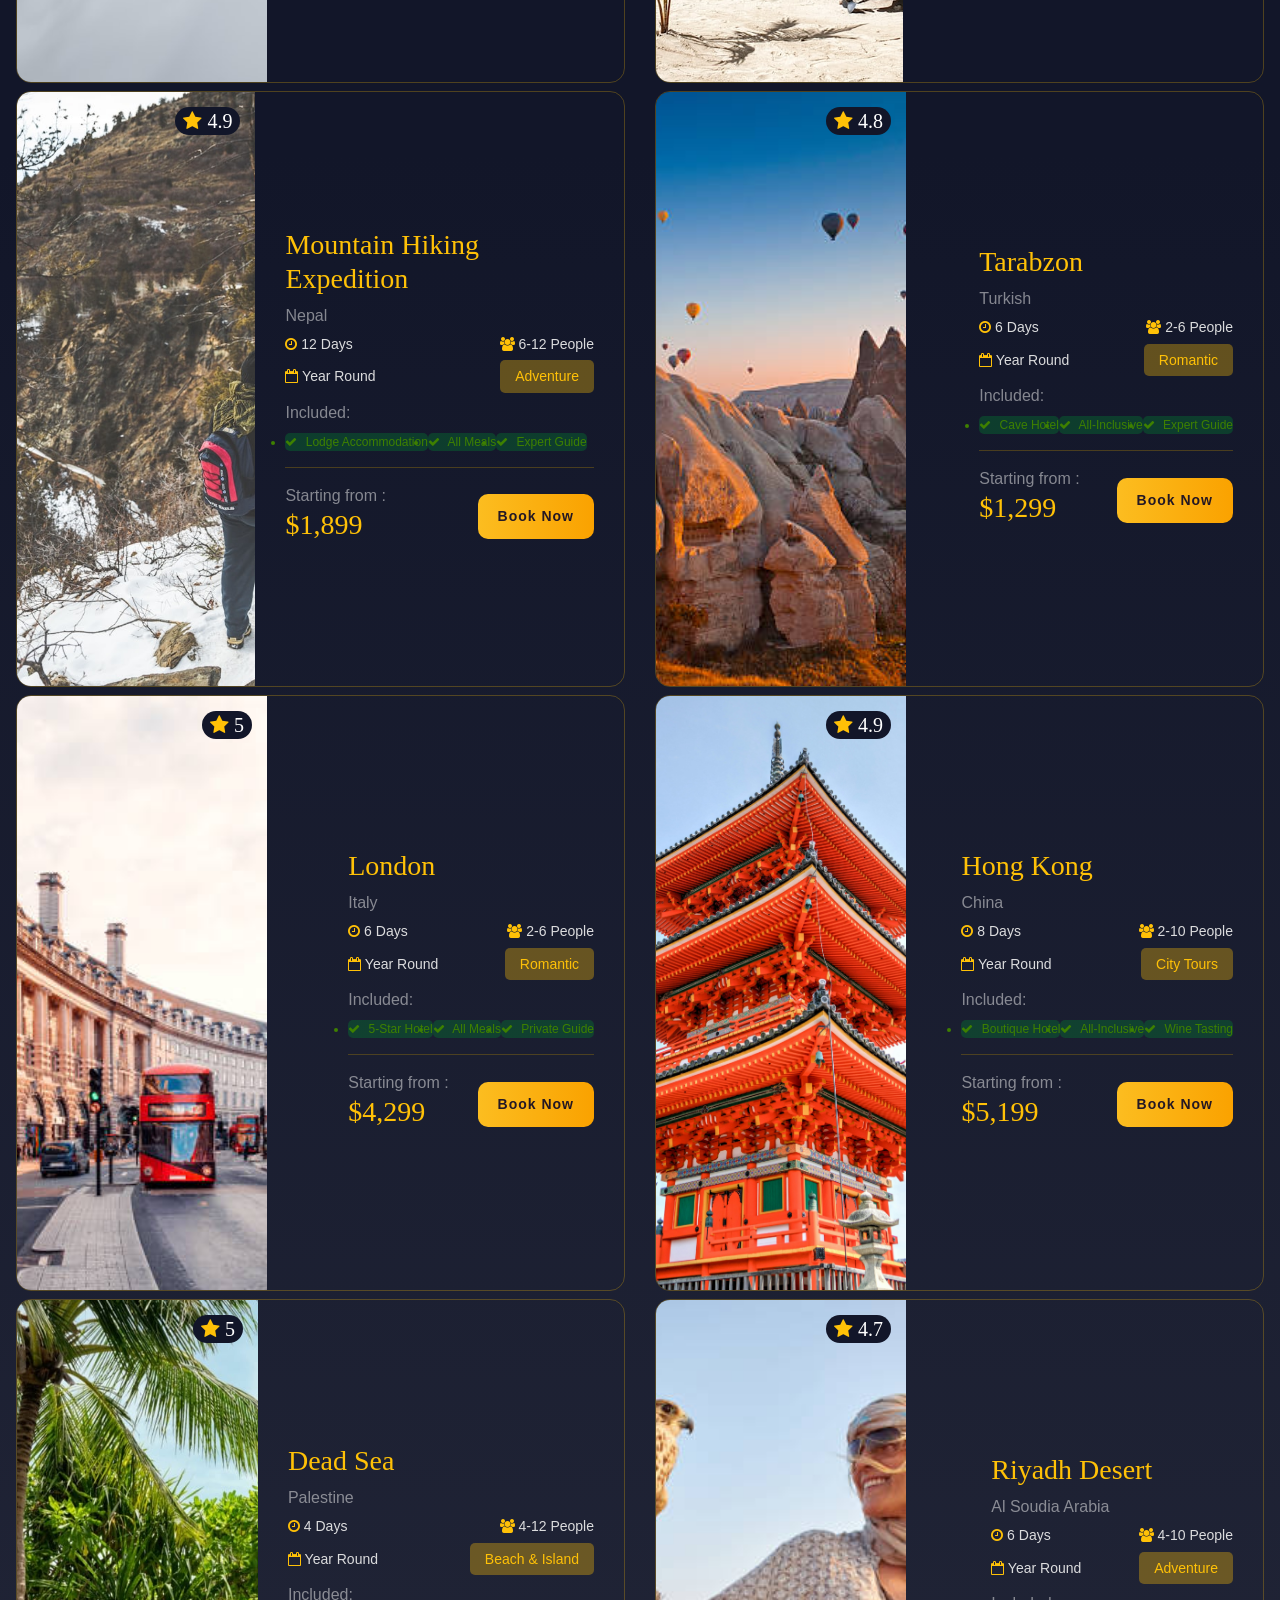
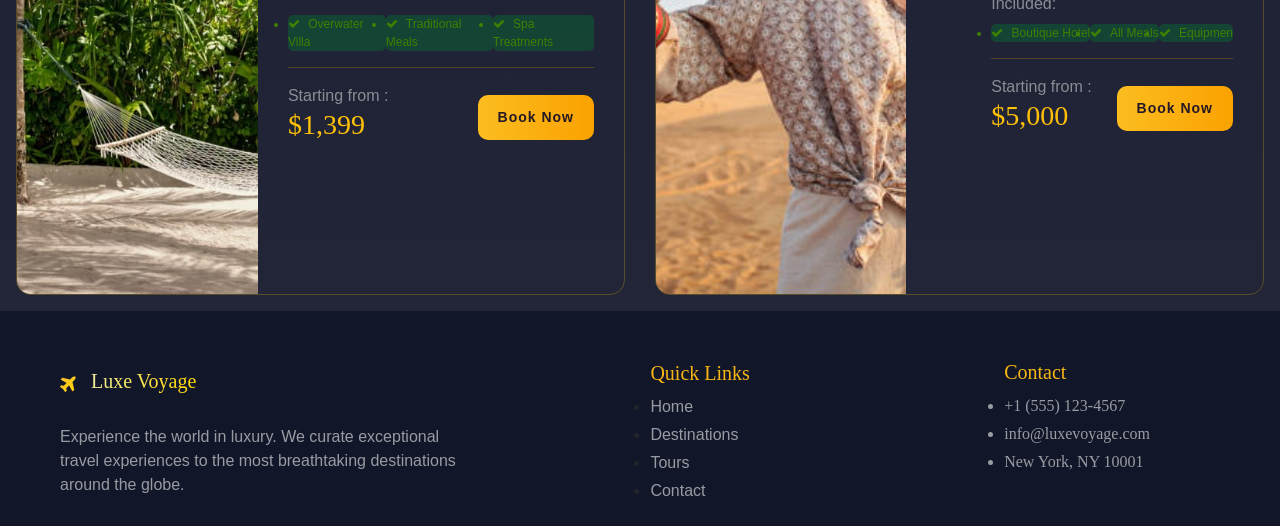
<file: tours.html>
<!DOCTYPE html5>
<html lang="en">
<head>
    <meta charset="UTF-8">
    <meta name="viewport" content="width=device-width, initial-scale=1.0">
    <title>Tours page</title>

    <link rel="stylesheet" href="css/bootstrap.css">
    <link rel="stylesheet" href="css/font-awesome.min.css">
    <link rel="stylesheet" href="css/tours.css">
</head>
<body>
    <header>
  <nav class="navbar">
    <a class="logo" href="#">
      <i class="fa fa-plane"></i>
      <div class="logo-text">
        <h3>Luxe Voyage</h3>
        <h6>LUXURY TRAVEL</h6>
      </div>
    </a>

    <button class="navbar-toggler" onclick="toggleMenu()" id="toggler">
      <i class="fa fa-bars" id="toggler-icon"></i>
    </button>

    <div class="nav-collapse" id="navMenu">
      <ul class="nav-menu">
        <li><a class="nav-item" href="index.html"><i class="fa fa-plane"></i> Home</a></li>
        <li><a class="nav-item" href="Destinations.html"><i class="fa fa-map-marker"></i> Destinations</a></li>
        <li><a class="nav-item active" href="tours.html"><i class="fa fa-map-o"></i> Tours</a></li>
        <li><a class="nav-item" href="contact.html"><i class="fa fa-envelope-o"></i> Contact</a></li>
      </ul>
    </div>
  </nav>
</header>

    <section class="section1">
        <div class="text1">
            <h1>Luxury Tours</h1>
            <p>Curated travel experiences with exceptional service, expert guides, and unforgettable memories</p>
        </div>
    </section>
    <section>

        <div class="nav2">
    
            <div id="category-filters" class="category-filters d-flex">
                <h3>Tour Category</h3>
                <button class="btn-category active" data-filter-group="category" data-filter="all">All</button>
                <button class="btn-category" data-filter-group="category" data-filter="beach"> Beach & Island</button>
                <button class="btn-category" data-filter-group="category" data-filter="city">City Tours</button>
                <button class="btn-category" data-filter-group="category" data-filter="adventure">Adventure</button>
                <button class="btn-category" data-filter-group="category" data-filter="cultural">Cultural</button>
                <button class="btn-category" data-filter-group="category" data-filter="romantic">Romantic</button>
            </div>

            
            <div id="price-filters" class="d-flex">
                <h3>Price Range</h3>
                <button class="btn-category active" data-filter-group="price" data-filter="all">All</button>
                <button class="btn-category" data-filter-group="price" data-filter="under-2000$">Under 2000$</button>
                <button class="btn-category" data-filter-group="price" data-filter="2000$-to-5000$">2000$-5000$</button>
                <button class="btn-category" data-filter-group="price" data-filter="above-5000$">Above 5000$</button>
            </div>
        </div>

        <!-- رسالة عدم وجود نتائج -->
    <div class="no-results" id="no-results" style="display: none;">
        ❌ لا توجد رحلات تطابق معايير البحث الخاصة بك
    </div>

        <div class="container-items p-3">
            <div class="row" style="margin-top: 30px;">
                <div class="col-lg-6" data-category="romantic" data-price="2000$-to-5000$">
                    <div class="item d-flex">
                        <div class="img1">
                            <h5><i class="fa fa-star" aria-hidden="true"></i> 4.9</h5>

                        </div>
                        <div class="conect">
                            <h3>Paris Luxury Experience</h3>
                            <span>Paris, France</span>
                            <div class="box d-flex mt-2">
                                <h6><i class="fa fa-clock-o" aria-hidden="true"></i> 7 Days</h6>
                                <h6><i class="fa fa-users" aria-hidden="true"></i> 2-8 People</h6>
                            </div>
                            <div class="box d-flex ">
                                <h6><i class="fa fa-calendar-o" aria-hidden="true"></i> Year Round</h6>
                                <h6 style="color: #FFC107; background-color: #ffc10756;
                                padding: 8px 15px; border-radius: 5px;">Romantic</h6>
                            </div>
                            <span>Included:</span>
                            <ul class="d-flex mt-2">
                                <li><i class="fa fa-check" aria-hidden="true"></i> 5-Star Hotel</li>
                                <li><i class="fa fa-check" aria-hidden="true"></i> All Meals</li>
                                <li><i class="fa fa-check" aria-hidden="true"></i> Private Guide</li>
                            </ul>
                            <hr style="background-color: #ffc10742;">
                            <div class="end d-flex">
                                <div class="start-price">
                                    <span>Starting from :</span>
                                    <h3>3,499$</h3>
                                </div>
                                <button><a href="#">Book Now</a></button>
                            </div>
                        </div>
                    </div>
                </div>

                <div class="col-lg-6" data-category="city" data-price="under-2000$">
                    <div class=" item d-flex">
                        <div class="img2">
                            <h5><i class="fa fa-star" aria-hidden="true"></i> 4.8</h5>

                        </div>
                        
                        <div class="conect mt-1">
                            <h3>Dubai Desert & City</h3>
                            <span>Dubai, UAE</span>
                            <div class="box d-flex mt-2">
                                <h6><i class="fa fa-clock-o" aria-hidden="true"></i> 5 Days</h6>
                                <h6><i class="fa fa-users" aria-hidden="true"></i> 2-10 People</h6>
                            </div>
                            <div class="box d-flex ">
                                <h6><i class="fa fa-calendar-o" aria-hidden="true"></i> Year Round</h6>
                                <h6 style="color: #FFC107; background-color: #ffc10756;
                                padding: 8px 15px; border-radius: 5px;">City Tours</h6>
                            </div>
                            <span>Included:</span>
                            <ul class="d-flex mt-2">
                                <li><i class="fa fa-check" aria-hidden="true"></i> Luxury Hotel</li>
                                <li><i class="fa fa-check" aria-hidden="true"></i> Desert Safari</li>
                                <li><i class="fa fa-check" aria-hidden="true"></i> City Tour</li>
                            </ul>
                            <hr style="background-color: #ffc10742;">
                            <div class="end d-flex">
                                <div class="start-price">
                                    <span>Starting from :</span>
                                    <h3>$2,899</h3>
                                </div>
                                <button><a href="#">Book Now</a></button>
                            </div>
                        </div>
                    </div>
                </div>

                <div class="col-lg-6 mt-2" data-category="beach" data-price="above-5000$">
                    <div class="item d-flex" >
                        <div class="img3">
                           <h5><i class="fa fa-star" aria-hidden="true"></i> 5</h5> 
                        </div>
                        
                        
                        <div class="conect">
                            <h3>Maldives Paradise</h3>
                            <span>Maldives</span>
                            <div class="box d-flex mt-2">
                                <h6><i class="fa fa-clock-o" aria-hidden="true"></i> 10 Days</h6>
                                <h6><i class="fa fa-users" aria-hidden="true"></i> 2-6 People</h6>
                            </div>
                            <div class="box d-flex ">
                                <h6><i class="fa fa-calendar-o" aria-hidden="true"></i> Year Round</h6>
                                <h6 style="color: #FFC107; background-color: #ffc10756;
                                padding: 8px 15px; border-radius: 5px;">Beach & Island</h6>
                            </div>
                            <span>Included:</span>
                            <ul class="d-flex mt-2">
                                <li><i class="fa fa-check" aria-hidden="true"></i> Overwater Villa</li>
                                <li><i class="fa fa-check" aria-hidden="true"></i> All-Inclusive</li>
                                <li><i class="fa fa-check" aria-hidden="true"></i> Spa Treatments</li>
                            </ul>
                            <hr style="background-color: #ffc10742;">
                            <div class="end d-flex">
                                <div class="start-price">
                                    <span>Starting from :</span>
                                    <h3>$5,999</h3>
                                </div>
                                <button><a href="#">Book Now</a></button>
                            </div>
                        </div>
                    </div>
                </div>

                <div class="col-lg-6 mt-2" data-category="cultural" data-price="2000$-to-5000$">
                    <div class="item d-flex">
                        <div class="img4">
                           <h5><i class="fa fa-star" aria-hidden="true"></i> 4.9</h5> 
                        </div>
                        
                        
                        <div class="conect">
                            <h3>Tokyo Cultural Journey</h3>
                            <span>Tokyo, Japan</span>
                            <div class="box d-flex mt-2">
                                <h6><i class="fa fa-clock-o" aria-hidden="true"></i> 8 Days</h6>
                                <h6><i class="fa fa-users" aria-hidden="true"></i> 4-12 People</h6>
                            </div>
                            <div class="box d-flex ">
                                <h6><i class="fa fa-calendar-o" aria-hidden="true"></i> Year Round</h6>
                                <h6 style="color: #FFC107; background-color: #ffc10756;
                                padding: 8px 15px; border-radius: 5px;">Cultural</h6>
                            </div>
                            <span>Included:</span>
                            <ul class="d-flex mt-2">
                                <li><i class="fa fa-check" aria-hidden="true"></i> Boutique Hotel</li>
                                <li><i class="fa fa-check" aria-hidden="true"></i> Traditional Meals</li>
                                <li><i class="fa fa-check" aria-hidden="true"></i> Temple Tours</li>
                            </ul>
                            <hr style="background-color: #ffc10742;">
                            <div class="end d-flex">
                                <div class="start-price">
                                    <span>Starting from :</span>
                                    <h3>$3,799</h3>
                                </div>
                                <button><a href="#">Book Now</a></button>
                            </div>
                        </div>
                    </div>
                </div>

                <div class="col-lg-6 mt-2" data-category="romantic" data-price="under-2000$">
                    <div class="item d-flex" >
                        <div class="img5">
                           <h5><i class="fa fa-star" aria-hidden="true"></i> 4.7</h5> 
                        </div>
                        
                        
                        <div class="conect">
                            <h3>Santorini Romantic Escape</h3>
                            <span>Santorini, Greece</span>
                            <div class="box d-flex mt-2">
                                <h6><i class="fa fa-clock-o" aria-hidden="true"></i> 6 Days</h6>
                                <h6><i class="fa fa-users" aria-hidden="true"></i> 2-4 People</h6>
                            </div>
                            <div class="box d-flex ">
                                <h6><i class="fa fa-calendar-o" aria-hidden="true"></i> Year Round</h6>
                                <h6 style="color: #FFC107; background-color: #ffc10756;
                                padding: 8px 15px; border-radius: 5px;">Romantic</h6>
                            </div>
                            <span>Included:</span>
                            <ul class="d-flex mt-2">
                                <li><i class="fa fa-check" aria-hidden="true"></i> Cave Hotel</li>
                                <li><i class="fa fa-check" aria-hidden="true"></i> Sunset Cruise</li>
                                <li><i class="fa fa-check" aria-hidden="true"></i> Wine Tasting</li>
                            </ul>
                            <hr style="background-color: #ffc10742;">
                            <div class="end d-flex">
                                <div class="start-price">
                                    <span>Starting from :</span>
                                    <h3>$2,999</h3>
                                </div>
                                <button><a href="#">Book Now</a></button>
                            </div>
                        </div>
                    </div>
                </div>

                <div class="col-lg-6 mt-2" data-category="cultural" data-price="above-5000$">
                    <div class="item d-flex" >
                        <div class="img6">
                           <h5><i class="fa fa-star" aria-hidden="true"></i> 4.9</h5> 
                        </div>
                        
                        
                        <div class="conect">
                            <h3>Bali Wellness Retreat</h3>
                            <span>Bali, Indonesia</span>
                            <div class="box d-flex mt-2">
                                <h6><i class="fa fa-clock-o" aria-hidden="true"></i> 9 Days</h6>
                                <h6><i class="fa fa-users" aria-hidden="true"></i> 2-8 People</h6>
                            </div>
                            <div class="box d-flex ">
                                <h6><i class="fa fa-calendar-o" aria-hidden="true"></i> Year Round</h6>
                                <h6 style="color: #FFC107; background-color: #ffc10756;
                                padding: 8px 15px; border-radius: 5px;">Cultural</h6>
                            </div>
                            <span>Included:</span>
                            <ul class="d-flex mt-2">
                                <li><i class="fa fa-check" aria-hidden="true"></i> Luxury Villa</li>
                                <li><i class="fa fa-check" aria-hidden="true"></i> Yoga Classes</li>
                                <li><i class="fa fa-check" aria-hidden="true"></i> Spa Treatments</li>
                            </ul>
                            <hr style="background-color: #ffc10742;">
                            <div class="end d-flex">
                                <div class="start-price">
                                    <span>Starting from :</span>
                                    <h3>$2,499</h3>
                                </div>
                                <button><a href="#">Book Now</a></button>
                            </div>
                        </div>
                    </div>
                </div>

                <div class="col-lg-6 mt-2" data-category="adventure" data-price="2000$-to-5000$">
                    <div class="item d-flex">
                        <div class="img7">
                           <h5><i class="fa fa-star" aria-hidden="true"></i> 5</h5> 
                        </div>
                        
                        
                        <div class="conect">
                            <h3>Swiss Alps Adventure</h3>
                            <span>Switzerland</span>
                            <div class="box d-flex mt-2">
                                <h6><i class="fa fa-clock-o" aria-hidden="true"></i> 7 Days</h6>
                                <h6><i class="fa fa-users" aria-hidden="true"></i> 4-10 People</h6>
                            </div>
                            <div class="box d-flex ">
                                <h6><i class="fa fa-calendar-o" aria-hidden="true"></i> Year Round</h6>
                                <h6 style="color: #FFC107; background-color: #ffc10756;
                                padding: 8px 15px; border-radius: 5px;">Adventure</h6>
                            </div>
                            <span>Included:</span>
                            <ul class="d-flex mt-2">
                                <li><i class="fa fa-check" aria-hidden="true"></i> Mountain Lodge</li>
                                <li><i class="fa fa-check" aria-hidden="true"></i> Ski Pass</li>
                                <li><i class="fa fa-check" aria-hidden="true"></i> Equipment</li>
                            </ul>
                            <hr style="background-color: #ffc10742;">
                            <div class="end d-flex">
                                <div class="start-price">
                                    <span>Starting from :</span>
                                    <h3>$4,299</h3>
                                </div>
                                <button><a href="#">Book Now</a></button>
                            </div>
                        </div>
                    </div>
                </div>

                <div class="col-lg-6 mt-2" data-category="beach" data-price="2000$-to-5000$">
                    <div class="item d-flex">
                        <div class="img8">
                           <h5><i class="fa fa-star" aria-hidden="true"></i> 4.8</h5> 
                        </div>
                        
                        
                        <div class="conect">
                            <h3>Caribbean Beach Bliss</h3>
                            <span>Caribbean</span>
                            <div class="box d-flex mt-2">
                                <h6><i class="fa fa-clock-o" aria-hidden="true"></i> 8 Days</h6>
                                <h6><i class="fa fa-users" aria-hidden="true"></i> 2-6 People</h6>
                            </div>
                            <div class="box d-flex ">
                                <h6><i class="fa fa-calendar-o" aria-hidden="true"></i> Year Round</h6>
                                <h6 style="color: #FFC107; background-color: #ffc10756;
                                padding: 8px 15px; border-radius: 5px;">Beach & Island</h6>
                            </div>
                            <span>Included:</span>
                            <ul class="d-flex mt-2">
                                <li><i class="fa fa-check" aria-hidden="true"></i> Beachfront Resort</li>
                                <li><i class="fa fa-check" aria-hidden="true"></i> All-Inclusive</li>
                                <li><i class="fa fa-check" aria-hidden="true"></i> Water Activities</li>
                            </ul>
                            <hr style="background-color: #ffc10742;">
                            <div class="end d-flex">
                                <div class="start-price">
                                    <span>Starting from :</span>
                                    <h3>$3,299</h3>
                                </div>
                                <button><a href="#">Book Now</a></button>
                            </div>
                        </div>
                    </div>
                </div>

                <div class="col-lg-6 mt-2" data-category="adventure" data-price="under-2000$">
                    <div class="item d-flex">
                        <div class="img9">
                           <h5><i class="fa fa-star" aria-hidden="true"></i> 4.9</h5> 
                        </div>
                        
                        
                        <div class="conect">
                            <h3>Mountain Hiking Expedition</h3>
                            <span>Nepal</span>
                            <div class="box d-flex mt-2">
                                <h6><i class="fa fa-clock-o" aria-hidden="true"></i> 12 Days</h6>
                                <h6><i class="fa fa-users" aria-hidden="true"></i> 6-12 People</h6>
                            </div>
                            <div class="box d-flex ">
                                <h6><i class="fa fa-calendar-o" aria-hidden="true"></i> Year Round</h6>
                                <h6 style="color: #FFC107; background-color: #ffc10756;
                                padding: 8px 15px; border-radius: 5px;">Adventure</h6>
                            </div>
                            <span>Included:</span>
                            <ul class="d-flex mt-2">
                                <li><i class="fa fa-check" aria-hidden="true"></i> Lodge Accommodation</li>
                                <li><i class="fa fa-check" aria-hidden="true"></i> All Meals</li>
                                <li><i class="fa fa-check" aria-hidden="true"></i> Expert Guide</li>
                            </ul>
                            <hr style="background-color: #ffc10742;">
                            <div class="end d-flex">
                                <div class="start-price">
                                    <span>Starting from :</span>
                                    <h3>$1,899</h3>
                                </div>
                                <button><a href="#">Book Now</a></button>
                            </div>
                        </div>
                    </div>
                </div>

                <div class="col-lg-6 mt-2" data-category="cultural" data-price="under-2000$">
                    <div class="item d-flex">
                        <div class="img10">
                           <h5><i class="fa fa-star" aria-hidden="true"></i> 4.8</h5> 
                        </div>
                        
                        
                        <div class="conect">
                            <h3>Tarabzon</h3>
                            <span>Turkish</span>
                            <div class="box d-flex mt-2">
                                <h6><i class="fa fa-clock-o" aria-hidden="true"></i> 6 Days</h6>
                                <h6><i class="fa fa-users" aria-hidden="true"></i> 2-6 People</h6>
                            </div>
                            <div class="box d-flex ">
                                <h6><i class="fa fa-calendar-o" aria-hidden="true"></i> Year Round</h6>
                                <h6 style="color: #FFC107; background-color: #ffc10756;
                                padding: 8px 15px; border-radius: 5px;">Romantic</h6>
                            </div>
                            <span>Included:</span>
                            <ul class="d-flex mt-2">
                                <li><i class="fa fa-check" aria-hidden="true"></i> Cave Hotel</li>
                                <li><i class="fa fa-check" aria-hidden="true"></i> All-Inclusive</li>
                                <li><i class="fa fa-check" aria-hidden="true"></i> Expert Guide</li>
                            </ul>
                            <hr style="background-color: #ffc10742;">
                            <div class="end d-flex">
                                <div class="start-price">
                                    <span>Starting from :</span>
                                    <h3>$1,299</h3>
                                </div>
                                <button><a href="#">Book Now</a></button>
                            </div>
                        </div>
                    </div>
                </div>

                <div class="col-lg-6 mt-2" data-category="romantic" data-price="2000$-to-5000$">
                    <div class="item d-flex">
                        <div class="img11">
                           <h5><i class="fa fa-star" aria-hidden="true"></i> 5</h5> 
                        </div>
                        
                        
                        <div class="conect">
                            <h3>London</h3>
                            <span>Italy</span>
                            <div class="box d-flex mt-2">
                                <h6><i class="fa fa-clock-o" aria-hidden="true"></i> 6 Days</h6>
                                <h6><i class="fa fa-users" aria-hidden="true"></i> 2-6 People</h6>
                            </div>
                            <div class="box d-flex ">
                                <h6><i class="fa fa-calendar-o" aria-hidden="true"></i> Year Round</h6>
                                <h6 style="color: #FFC107; background-color: #ffc10756;
                                padding: 8px 15px; border-radius: 5px;">Romantic</h6>
                            </div>
                            <span>Included:</span>
                            <ul class="d-flex mt-2">
                                <li><i class="fa fa-check" aria-hidden="true"></i> 5-Star Hotel</li>
                                <li><i class="fa fa-check" aria-hidden="true"></i> All Meals</li>
                                <li><i class="fa fa-check" aria-hidden="true"></i> Private Guide</li>
                            </ul>
                            <hr style="background-color: #ffc10742;">
                            <div class="end d-flex">
                                <div class="start-price">
                                    <span>Starting from :</span>
                                    <h3>$4,299</h3>
                                </div>
                                <button><a href="#">Book Now</a></button>
                            </div>
                        </div>
                    </div>
                </div>

                <div class="col-lg-6 mt-2" data-category="city" data-price="above-5000$">
                    <div class="item d-flex">
                        <div class="img12">
                           <h5><i class="fa fa-star" aria-hidden="true"></i> 4.9</h5> 
                        </div>
                        
                        
                        <div class="conect">
                            <h3>Hong Kong</h3>
                            <span>China</span>
                            <div class="box d-flex mt-2">
                                <h6><i class="fa fa-clock-o" aria-hidden="true"></i> 8 Days</h6>
                                <h6><i class="fa fa-users" aria-hidden="true"></i> 2-10 People</h6>
                            </div>
                            <div class="box d-flex ">
                                <h6><i class="fa fa-calendar-o" aria-hidden="true"></i> Year Round</h6>
                                <h6 style="color: #FFC107; background-color: #ffc10756;
                                padding: 8px 15px; border-radius: 5px;">City Tours</h6>
                            </div>
                            <span>Included:</span>
                            <ul class="d-flex mt-2">
                                <li><i class="fa fa-check" aria-hidden="true"></i> Boutique Hotel</li>
                                <li><i class="fa fa-check" aria-hidden="true"></i> All-Inclusive</li>
                                <li><i class="fa fa-check" aria-hidden="true"></i> Wine Tasting</li>
                            </ul>
                            <hr style="background-color: #ffc10742;">
                            <div class="end d-flex">
                                <div class="start-price">
                                    <span>Starting from :</span>
                                    <h3>$5,199</h3>
                                </div>
                                <button><a href="#">Book Now</a></button>
                            </div>
                        </div>
                    </div>
                </div>

                <div class="col-lg-6 mt-2" data-category="beach" data-price="under-2000$">
                    <div class="item d-flex">
                        <div class="img13">
                           <h5><i class="fa fa-star" aria-hidden="true"></i> 5</h5> 
                        </div>
                        
                        
                        <div class="conect">
                            <h3>Dead Sea</h3>
                            <span>Palestine</span>
                            <div class="box d-flex mt-2">
                                <h6><i class="fa fa-clock-o" aria-hidden="true"></i> 4 Days</h6>
                                <h6><i class="fa fa-users" aria-hidden="true"></i> 4-12 People</h6>
                            </div>
                            <div class="box d-flex ">
                                <h6><i class="fa fa-calendar-o" aria-hidden="true"></i> Year Round</h6>
                                <h6 style="color: #FFC107; background-color: #ffc10756;
                                padding: 8px 15px; border-radius: 5px;">Beach & Island</h6>
                            </div>
                            <span>Included:</span>
                            <ul class="d-flex mt-2">
                                <li><i class="fa fa-check" aria-hidden="true"></i> Overwater Villa</li>
                                <li><i class="fa fa-check" aria-hidden="true"></i> Traditional Meals</li>
                                <li><i class="fa fa-check" aria-hidden="true"></i> Spa Treatments</li>
                            </ul>
                            <hr style="background-color: #ffc10742;">
                            <div class="end d-flex">
                                <div class="start-price">
                                    <span>Starting from :</span>
                                    <h3>$1,399</h3>
                                </div>
                                <button><a href="#">Book Now</a></button>
                            </div>
                        </div>
                    </div>
                </div>
                
                <div class="col-lg-6 mt-2" data-category="adventure" data-price="above-5000$">
                    <div class="item d-flex">
                        <div class="img14">
                           <h5><i class="fa fa-star" aria-hidden="true"></i> 4.7</h5> 
                        </div>
                        
                        
                        <div class="conect">
                            <h3>Riyadh Desert</h3>
                            <span>Al Soudia Arabia</span>
                            <div class="box d-flex mt-2">
                                <h6><i class="fa fa-clock-o" aria-hidden="true"></i> 6 Days</h6>
                                <h6><i class="fa fa-users" aria-hidden="true"></i> 4-10 People</h6>
                            </div>
                            <div class="box d-flex ">
                                <h6><i class="fa fa-calendar-o" aria-hidden="true"></i> Year Round</h6>
                                <h6 style="color: #FFC107; background-color: #ffc10756;
                                padding: 8px 15px; border-radius: 5px;">Adventure</h6>
                            </div>
                            <span>Included:</span>
                            <ul class="d-flex mt-2">
                                <li><i class="fa fa-check" aria-hidden="true"></i> Boutique Hotel</li>
                                <li><i class="fa fa-check" aria-hidden="true"></i> All Meals</li>
                                <li><i class="fa fa-check" aria-hidden="true"></i> Equipmen</li>
                            </ul>
                            <hr style="background-color: #ffc10742;">
                            <div class="end d-flex">
                                <div class="start-price">
                                    <span>Starting from :</span>
                                    <h3>$5,000</h3>
                                </div>
                                <button><a href="#">Book Now</a></button>
                            </div>
                        </div>
                    </div>
                </div>


            </div>
            
            
        </div>
    </section>

    <footer class="d-flex">
        <div class="foot">
            <div  class="logo d-flex" style="justify-content: flex-start; align-items: center;">
                <i class="fa fa-plane" aria-hidden="true" style="font-size: 20px;"></i>
                
                    <h3 style="background: linear-gradient(to right,#f1ec9b, gold); 
                        background-clip: text;
                        -webkit-background-clip: text;
                        color: transparent;
                        font-size: 20px;">Luxe Voyage</h3>
            </div>
            <br>
            <p>Experience the world in luxury. We curate exceptional travel experiences to the most breathtaking destinations around the globe.</p>
        </div>
        <div class="quick-links">           
            <h4>Quick Links</h4>
            <ul>
                <li><a href="home.html">Home</a></li>
                <li><a href="#">Destinations</a></li>
                <li><a href="#">Tours</a></li>
                <li><a href="#">Contact</a></li>
            </ul>
        </div>
        <div class="number" style="margin-top: -30px;">
            <h4>Contact</h4>
            <ul>
                <li>+1 (555) 123-4567</li>
                <li>info@luxevoyage.com</li>
                <li>New York, NY 10001</li>
            </ul>
        </div>

    </footer>
    <div class="footer">
        <hr style="background-color: #f8b60252; width: 90%; margin: auto;">
        <br>
        <p>© 2026 Luxe Voyage. All rights reserved.</p>
        <br>
    </div>

    
    

    <script src="js/jquery.js"></script>
    <script src="js/bootstrap.js"></script>
    <script src="js/tours.js"></script>
    <script src="js/main.js"></script>
</body>
</html>
</file>
<file: css/style.css>
*{
    padding: 0;
    margin: 0;
    box-sizing: border-box;
    font-family: Playfair Display;
    
}
i{
    transition: 0.2s;
}
.overlay{
    position: absolute;
     background-color: #0a0f209a; 
     top: 0; 
     right: 0; 
     height: 100%;
     width: 100%;
}

a, p{
    font-family: Arial, Helvetica, sans-serif;
}

header {
  background-color: #121629c7;
  border-bottom: 1px solid #ffc10742;
  /* position: relative; */
  resize: vertical;
  backdrop-filter: blur(10px);
  position: fixed;
    width: 100%;
    z-index: 999;
}
.navbar {
  display: flex;
  align-items: center;
  justify-content: space-between;
  padding: 16px 24px;
  max-width: 1200px;
  margin: 0 auto;
  position: relative;
}
.logo {
  display: flex;
  align-items: center;
  gap: 15px;
  color: #ebb93b;
}
.logo .fa-plane {
  
  font-size: 1.75rem;
  background: linear-gradient(to bottom right,#f7bf32, gold);
  -webkit-background-clip: text;
  background-clip: text;
  color: transparent;
  transition: transform 0.3s ease;
}
.logo:hover .fa-plane { 
    transform: rotate(-20deg) scale(1.1); 
}
.logo-text h3 {
  background: linear-gradient(to right,#f1ec9b, gold);
  -webkit-background-clip: text;
  background-clip: text;
  color: transparent;
  font-size: 1.75rem;
  font-weight: 700;
  letter-spacing: 1px;
}
.logo-text h6 {
  color: rgba(255,255,255,0.45);
  font-size: 0.7rem;
  letter-spacing: 3px;
  font-weight: 400;
}
.navbar-toggler {
  display: none;
  background: transparent;
  border: 1px solid rgba(255,193,7,0.4);
  border-radius: 6px;
  padding: 7px 10px;
  cursor: pointer;
  color: gold;
  font-size: 18px;
  transition: all 0.2s;
}
.navbar-toggler:hover { 
    background: rgba(255,193,7,0.1); 
}
.nav-menu {
  display: flex;
  align-items: center;
  list-style: none;
  gap: 4px;
}
.nav-item {
  display: flex;
  align-items: center;
  gap: 6px;
  padding: 7px 14px;
  border-radius: 8px;
  cursor: pointer;
  transition: all 0.2s;
  color: rgba(224,224,224,0.85);
  font-size: 15px;
  font-weight: 500;
  text-decoration: none;
}
.nav-item:hover { 
    background: rgba(255,193,7,0.1); 
    color: gold; 
}
.nav-item.active {
  background: #FFC107;
  color: #222;
  font-weight: 700;
}
@media (max-width: 768px) {
    .navbar-toggler {
        display: block; 
    }

    .nav-collapse {
        display: none;
        position: absolute;
        top: 100%;
        left: 0; right: 0;
        background: #0d0d1a;
        border-top: 1px solid rgba(255,193,7,0.15);
        padding: 8px 0;
        z-index: 99;
    }

    .nav-collapse.open { 
        display: block; 
    }

    .nav-menu {
        flex-direction: column;
        align-items: stretch;
        padding: 0 16px;
        gap: 0;
  }

    .nav-item {
    padding: 12px 16px;
    font-size: 15px;
  }
  .content{
    position: absolute;
    left: 10%;
    top: 10%;
    right: 10%;
    text-align: center;
    }
    .data, .one{
        margin-bottom: 7px;
    }
    footer{
        display: block;
        gap: 30px;
        margin: auto;
    }

    
}


.img-main{
    background-image: url('../images/main.jpg');
    background-position: center;
    height: 100vh;
    width: 100%;
    background-size: cover;
    background-repeat: no-repeat;
    position: relative;
}
.content{
    position: absolute;
    left: 20%;
    top: 20%;
    right: 20%;
    text-align: center;
}
.content h6{
    text-align: center;
    margin: auto;
    color: #f8e802;
    background-color: #f8cb023f;
    border: 1px solid #f8b202bb;
    padding:10px;
    width: 35%;
    font-family: Arial, Helvetica, sans-serif;
    border-radius: 30px;
    font-weight: 350;
    font-size: 1vw;
}
.content h1{
    background: linear-gradient(to right,#f1ec9b, gold, #f1ec9b); 
    background-clip: text;
    -webkit-background-clip: text;
    color: transparent;
    font-size: 4.8vw;
    letter-spacing: 1px;
}
.content p{
    color: #ffffffb7;
    width: 65%;
    text-align: center;
    margin: auto;
    font-size: 1.6vw;
    font-family: Arial, Helvetica, sans-serif;
    line-height: 1.55;
    margin: 40px auto;
}
.btn-Destinations{
    background: linear-gradient(to right,#fcbd20, #faa200);
    padding:17px 25px;
    border-radius: 30px;
    outline: none;
    border: none;
    display: flex;
    align-items: center;
    transition: 0.5s;
    
}
.btn-Destinations:hover{
    box-shadow:0px 8px 8px  #eeae0e91;
}
.btn-Destinations a, .btn-Tours a{
    color: #040127de;
    font-size: 1.2vw;
    letter-spacing: 0.1vw;
    font-weight: 550;
}
.btn-Tours{
    padding:17px 25px;
    border-radius: 30px;
    outline: none;
    border: .1px solid #f8e8027a;
    background-color: #04012744;
    margin-left: 10px;
    transition: 0.5s;
    backdrop-filter: blur(10px);
}
.btn-Tours:hover{
    background-color: #04012769;
    backdrop-filter: blur(10px);
}
/* @media screen and (max-width: 1024px) {
    .nav-links {
        display: none;
        flex-direction: column;
        position: absolute;
        top: 70px;
        right: 0;
        width: 100%;
        background-color: #ffffff;
        border-top: 1px solid #e1e8ed;
        padding: 20px;
        gap: 15px;
        text-align: center;
    }
    .nav-links.active {
        display: flex;
    }
    .hamburger {
        display: block;
    }
    .nav-link {
        display: block;
        width: 100%;
        border: none;
        padding: 10px 0;
    }
    .nav-link:hover {
        background-color: #f1f3f5;
    }
    .auth-buttons{
        margin: auto;
    }
} */
.data{
    border: 1px solid #f7bf3242;
    padding: 20px;
    border-radius: 15px;
    transition: 0.5s;

}
.data:hover{
    border: 1px solid #f8e802c5;
}
.data h4{
    color: #f8e802;
    font-family: Arial, Helvetica, sans-serif;
    margin: 13px 0;
    font-size: 20px;
    letter-spacing: 1px;
}
.data p{
    color: #e0def3a8;
    width: 80%;
}
.data i{
   background: linear-gradient(to bottom right,#f1c554, #faa200);
   font-size: 25px;
   padding: 9px 12px;
   border-radius: 10px;
   margin-right: 13px;
   color: #111;
   transition: all 0.4s cubic-bezier(0.175, 0.885, 0.32, 1.275);
}
.data:hover i {   
    box-shadow: 
        0 0 15px #ffc107e6, 
        0 0 30px #ffc10799,
        0 0 50px #ff98004d;    
}
.head h1{
     color: #f8e802;
     letter-spacing: 1px;
}
.head p{
    color: #e0def3a8;
}
.overlay-img{
  position: absolute;
  background-color: #0a0f2033;
  top: 0;
  right: 0;
  left: 0;
  bottom: 0;
  height: 100%;
  width: 100%;
  transition:0.5s;
  z-index: 1;
}
.img1 {
  position: relative;
  overflow: hidden;
  height: 90vh;
  display: flex;
  flex-direction: column;
  justify-content: flex-end;
  padding: 20px;
  border-radius: 15px;
}
.img1::before {
  content: "";
  position: absolute;
  top: 0; 
  left: 0;
  width: 100%;
  height: 100%;
  background-image: linear-gradient(to bottom, rgba(0,0,0,0) 60%, #0a0f20 100%),
    url('../images/paris0.jpg');
  background-size: cover;
  background-position: center;
  transition: transform 0.5s ease;
  z-index: 1; /* لجعلها خلف النص */
}
.img1:hover::before {
  transform: scale(1.07);
}
.img2 {
  position: relative;
  overflow: hidden;
  height: 90vh;
  display: flex;
  flex-direction: column;
  justify-content: flex-end;
  padding: 20px;
  border-radius: 15px;
}
.img2::before {
  content: "";
  position: absolute;
  top: 0; 
  left: 0;
  width: 100%;
  height: 100%;
  background-image: linear-gradient(to bottom, rgba(0,0,0,0) 60%, #0a0f20 100%),
    url('../images/dubai0.jpg');
  background-size: cover;
  background-position: center;
  transition: transform 0.5s ease;
  z-index: 1; /* لجعلها خلف النص */
}
.img2:hover::before {
  transform: scale(1.07);
}
.img3 {
  position: relative;
  overflow: hidden;
  height: 90vh;
  display: flex;
  flex-direction: column;
  justify-content: flex-end;
  padding: 20px;
  border-radius: 15px;
}
.img3::before {
  content: "";
  position: absolute;
  top: 0; 
  left: 0;
  width: 100%;
  height: 100%;
  background-image: linear-gradient(to bottom, rgba(0,0,0,0) 60%, #0a0f20 100%),
    url('../images/maldiv.jpg');
  background-size: cover;
  background-position: center;
  transition: transform 0.5s ease;
  z-index: 1; /* لجعلها خلف النص */
}
.img3:hover::before {
  transform: scale(1.07);
}

.overlay-img h3, span{
    font-family: Arial, Helvetica, sans-serif;
}
.contact{
    background-color: #f7b612;
    text-align: center;
    padding: 50px;
    width: 80%;
    margin: auto;
    border-radius: 20px;
}
.contact button{
    background-color: #0a0f20;
}
.contact button:hover{
    background-color: #0a0f20ce;
}
footer{
    background-color: #121629fa;
    padding:50px 60px;
    justify-content: space-between;
    align-items: center;
    
}
footer p , .footer p{
    color: #eeeeee9d;
    font-size: 1.5vw;
}
.foot{
    width: 35%;
}
.quick-links h4, .number h4{
    color: #f7b612;
    font-size: 20px;
}
.quick-links ul li a, .number ul li{
    color: #eeeeee9d;
    line-height: 1.75;
    font-size: 1.5vw;
}
.quick-links, .number{
    margin-right: 70px;

}
.footer{
    background-color: #0a0f20;
    padding: 1px;
    text-align: center;
}
.scroll-btn{
    width: 40px;
    height: 40px;
    border-radius: 50%;
    /* position: absolute; */
    bottom: 10px;
    right: 10px;
    background: linear-gradient(to top,#f7c139, #FFC107);
    display: flex;
    justify-content: center;
    align-items: center;
    cursor: pointer;
    display: none;
    position: fixed;
    z-index: 99;
}
</file>
<file: css/contact.css>
*{
    padding: 0;
    margin: 0;
    box-sizing: border-box;
    font-family: Playfair Display;   
}
a, p, .btn-category, label{
    font-family: Arial, Helvetica, sans-serif;
}
a{
    color: #e0e0e0d8;
}

header {
  background-color: #121629c7;
  border-bottom: 1px solid #ffc10742;
  /* position: relative; */
  resize: vertical;
  backdrop-filter: blur(10px);
  position: fixed;
    width: 100%;
    z-index: 999;
}
.navbar {
  display: flex;
  align-items: center;
  justify-content: space-between;
  padding: 16px 24px;
  max-width: 1200px;
  margin: 0 auto;
  position: relative;
}
.logo {
  display: flex;
  align-items: center;
  gap: 15px;
  color: #ebb93b;
}
.logo .fa-plane {
  
  font-size: 1.75rem;
  background: linear-gradient(to bottom right,#f7bf32, gold);
  -webkit-background-clip: text;
  background-clip: text;
  color: transparent;
  transition: transform 0.3s ease;
}
.logo:hover .fa-plane { 
    transform: rotate(-20deg) scale(1.1); 
}
.logo-text h3 {
  background: linear-gradient(to right,#f1ec9b, gold);
  -webkit-background-clip: text;
  background-clip: text;
  color: transparent;
  font-size: 1.75rem;
  font-weight: 700;
  letter-spacing: 1px;
}
.logo-text h6 {
  color: rgba(255,255,255,0.45);
  font-size: 0.7rem;
  letter-spacing: 3px;
  font-weight: 400;
}
.navbar-toggler {
  display: none;
  background: transparent;
  border: 1px solid rgba(255,193,7,0.4);
  border-radius: 6px;
  padding: 7px 10px;
  cursor: pointer;
  color: gold;
  font-size: 18px;
  transition: all 0.2s;
}
.navbar-toggler:hover { 
    background: rgba(255,193,7,0.1); 
}
.nav-menu {
  display: flex;
  align-items: center;
  list-style: none;
  gap: 4px;
}
.nav-item {
  display: flex;
  align-items: center;
  gap: 6px;
  padding: 7px 14px;
  border-radius: 8px;
  cursor: pointer;
  transition: all 0.2s;
  color: rgba(224,224,224,0.85);
  font-size: 15px;
  font-weight: 500;
  text-decoration: none;
}
.nav-item:hover { 
    background: rgba(255,193,7,0.1); 
    color: gold; 
}
.nav-item.active {
  background: #FFC107;
  color: #222;
  font-weight: 700;
}
@media (max-width: 768px) {
    .navbar-toggler {
        display: block; 
    }

    .nav-collapse {
        display: none;
        position: absolute;
        top: 100%;
        left: 0; right: 0;
        background: #0d0d1a;
        border-top: 1px solid rgba(255,193,7,0.15);
        padding: 8px 0;
        z-index: 99;
    }

    .nav-collapse.open { 
        display: block; 
    }

    .nav-menu {
        flex-direction: column;
        align-items: stretch;
        padding: 0 16px;
        gap: 0;
  }

    .nav-item {
    padding: 12px 16px;
    font-size: 15px;
  }
  .content{
    position: absolute;
    left: 10%;
    top: 10%;
    right: 10%;
    text-align: center;
    }
    .data, .one{
        margin-bottom: 7px;
    }
    footer{
        display: block;
        gap: 30px;
        margin: auto;
    }
    .col-lg-6{
        margin-bottom: 6px;
    }
    
}
i{
    transition: 0.2s;
}
.section1{
    height: 80vh;
    width: 100%;
    position: relative;
    background: linear-gradient(to bottom ,#121629 60%,#121629ee);
}
section{
    width: 100%;
    position: relative;
    padding: 50px 20px;
}
.text1{
    position: absolute;
    top: 30%;
    left: 15%;
    margin: auto;
}
.text1 h1{
    background: linear-gradient(to left,#fff87d, #FFC107); 
    background-clip: text;
    -webkit-background-clip: text;
    color: transparent;
    font-size: 4.9vw;
    letter-spacing: 1px;
    text-align: center;
    width: 50%;
    margin: auto;
}
.text1 p{
    color: #e0e0e0e5 ; 
    font-size: 1.7vw;
    width: 75%;
    text-align: center;
    margin: auto;
}
.data{
    border: 1px solid #f7bf3242;
    padding: 20px;
    border-radius: 15px;
    transition: 0.5s;
    background-color: #20253d69;
   
}
.data:hover i {   
    box-shadow: 
        0 0 15px rgba(255, 193, 7, 0.9), 
        0 0 30px rgba(255, 193, 7, 0.6),
        0 0 50px rgba(255, 152, 0, 0.3);    
}
.data:hover{
    border: 1px solid #f8e802c5;
}
.data h4{
    color: #f8e802;
    font-family: Arial, Helvetica, sans-serif;
    margin: 13px 0;
    font-size: 20px;
    letter-spacing: 1px;
}
.data p{
    color: #ffffff96;
    width: 80%;
    font-size: 14px;
}
.data i{
    background: linear-gradient(to bottom right,#f7bf32, #faa200);
    font-size: 25px;
    padding: 9px 12px;
    border-radius: 10px;
    margin-right: 13px;
    color: #111;
    transition: all 0.4s cubic-bezier(0.175, 0.885, 0.32, 1.275);
}
.info, .one, .tow,.three{
    border: 1px solid #f7bf3242;
    padding: 30px;
    border-radius: 15px;
    
}
.info h2, .section2 h2{
    background: linear-gradient(to left,#fff87d, #FFC107); 
    background-clip: text;
    -webkit-background-clip: text;
    color: transparent;
}
label{
    color: #FFD700;
    font-weight: 600;
    font-size: 14px;
    margin: 15px 0px;
}
input, select{
    width: 100%;
    padding: 12px;
    border: 1px solid #f7bf3242;
    border-radius:15px;
    font-family: inherit;
    transition: 0.2s;
    outline: none;
    background-color: #121629;
}
textarea {
    width: 100%;           
    padding: 12px;
    border: 1px solid #f7bf3242;
    border-radius:15px;    
    font-family: inherit;  
    resize: vertical;      
    background-color: #121629;
    outline: none;         
}

textarea:focus, input:focus{
    border-color: #FFC107;
    box-shadow: 0 0 5px rgba(255, 193, 7, 0.5);
}
form button{
    justify-content: center;
    align-items: center;
    background-color: #FFD700;
    border-radius: 15px;
    cursor: pointer;
    color: #121629;
    font-weight: 600;
    padding: 12px;
    outline: none;
    border: none;
    transition: 0.3s;
}
form button:hover{
   box-shadow: 0 0 5px rgba(255, 193, 7, 0.5);
}
select{
    color: #e0e0e0e5;
    cursor: pointer;
    padding: 15px;
}
select option{
    background-color: #121629;
}
.tow, .three{
    margin: auto;
    text-align: center;

}
.one{
    padding: 120px auto;
    text-align: center;
    
    /* background-color: #121629; */
    background-image: linear-gradient( #121629bb 1px , transparent 1px),
     linear-gradient(90deg , #121629bb 1px , transparent 1px);

    background-size: 40px 40px;
} 
.one i{
    font-size: 80px;
    color: #FFC107;
    margin-bottom: 15px;
}
.one p{
    color: #e0e0e0cb;
}
.acounts{
    justify-content: space-between;
    align-items: center;
    flex-wrap: wrap;
}
.acounts h5{
    width: 48%;
    padding: 15px;
    border: 1px solid #f7bf3242;
    border-radius:15px;
    font-family: inherit;
    transition: 0.5s;
    outline: none;
    background-color: #121629;
    color: #ffffffc7;
    cursor: pointer;
    font-family: Arial, Helvetica, sans-serif;
    font-size: 17px;
    transition: 0.5s;
}
/* .acounts h5:hover{
    color: #FFC107;
} */
.acounts h5 i{
    color: #FFC107;
    margin-right: 15px;
    transition: 0.2s;

}
.questions{
    display: block;
    margin: 50px auto;
    
}
.questions button{
    width: 80%;
    padding: 20px;
    border: 1px solid #f7bf3242;
    border-radius:15px;
    resize: vertical;
    outline: none;
    display: block;
    margin: auto;
    font-size: 18px;
    color: #f8e802;
    cursor: pointer;
    transition:0.5s ;
    margin-bottom: 20px;
    font-family: Arial, Helvetica, sans-serif;
    background-color: #1c1f30;
}
.questions button:hover{
    border: 1px solid #f8bb20;
}
.questions button p{
    margin: 15px 0px;
    color: #ffffff96;
    width: 80%;
    margin: auto;
    font-size: 16px;
    text-align: center;
    line-height: 1.25;
}
footer{
    background-color: #0a0f20;
    padding:50px 60px;
    justify-content: space-between;
    align-items: center;
    
}
footer p , .footer p{
    color: #eeeeee9d;
}
.foot{
    width: 35%;
}
.quick-links h4, .number h4{
    color: #f7b612;
    font-size: 20px;
}
.quick-links ul li a, .number ul li{
    color: #eeeeee9d;
    line-height: 1.75;
}
.quick-links, .number{
    margin-right: 70px;

}
.footer{
    background-color: #0a0f20;
    padding: 1px;
    text-align: center;
}
</file>
<file: css/Destinations.css>
*{
    padding: 0;
    margin: 0;
    box-sizing: border-box;
    font-family: Playfair Display;   
}
a, p{
    font-family: Arial, Helvetica, sans-serif;
}
header {
  background-color: #121629c7;
  border-bottom: 1px solid #ffc10742;
  /* position: relative; */
  resize: vertical;
  backdrop-filter: blur(10px);
  position: fixed;
    width: 100%;
    z-index: 999;
}
.navbar {
  display: flex;
  align-items: center;
  justify-content: space-between;
  padding: 16px 24px;
  max-width: 1200px;
  margin: 0 auto;
  position: relative;
}
.logo {
  display: flex;
  align-items: center;
  gap: 15px;
  color: #ebb93b;
}
.logo .fa-plane {
  
  font-size: 1.75rem;
  background: linear-gradient(to bottom right,#f7bf32, gold);
  -webkit-background-clip: text;
  background-clip: text;
  color: transparent;
  transition: transform 0.3s ease;
}
.logo:hover .fa-plane { 
    transform: rotate(-20deg) scale(1.1); 
}
.logo-text h3 {
  background: linear-gradient(to right,#f1ec9b, gold);
  -webkit-background-clip: text;
  background-clip: text;
  color: transparent;
  font-size: 1.75rem;
  font-weight: 700;
  letter-spacing: 1px;
}
.logo-text h6 {
  color: rgba(255,255,255,0.45);
  font-size: 0.7rem;
  letter-spacing: 3px;
  font-weight: 400;
}
.navbar-toggler {
  display: none;
  background: transparent;
  border: 1px solid rgba(255,193,7,0.4);
  border-radius: 6px;
  padding: 7px 10px;
  cursor: pointer;
  color: gold;
  font-size: 18px;
  transition: all 0.2s;
}
.navbar-toggler:hover { 
    background: rgba(255,193,7,0.1); 
}
.nav-menu {
  display: flex;
  align-items: center;
  list-style: none;
  gap: 4px;
}
.nav-item {
  display: flex;
  align-items: center;
  gap: 6px;
  padding: 7px 14px;
  border-radius: 8px;
  cursor: pointer;
  transition: all 0.2s;
  color: rgba(224,224,224,0.85);
  font-size: 15px;
  font-weight: 500;
  text-decoration: none;
}
.nav-item:hover { 
    background: rgba(255,193,7,0.1); 
    color: gold; 
}
.nav-item.active {
  background: #FFC107;
  color: #222;
  font-weight: 700;
}
@media (max-width: 768px) {
    .navbar-toggler {
        display: block; 
    }

    .nav-collapse {
        display: none;
        position: absolute;
        top: 100%;
        left: 0; right: 0;
        background: #0d0d1a;
        border-top: 1px solid rgba(255,193,7,0.15);
        padding: 8px 0;
        z-index: 99;
    }

    .nav-collapse.open { 
        display: block; 
    }

    .nav-menu {
        flex-direction: column;
        align-items: stretch;
        padding: 0 16px;
        gap: 0;
  }

    .nav-item {
    padding: 12px 16px;
    font-size: 15px;
  }
  .content{
    position: absolute;
    left: 10%;
    top: 10%;
    right: 10%;
    text-align: center;
    }
    .data, .one{
        margin-bottom: 7px;
    }
    footer{
        display: block;
        gap: 30px;
        margin: auto;
    }
    .text1{
    position: absolute;
    top: 30%;
    left: 10%;
    right: 10%;
    display: block;
    margin: auto;
    }
    .nav2 {
        display: flex;
        flex-direction: column;
        justify-content:center ;
        gap: 10px;
        width: 95%;
    }
    .inp{
        width: 100%; 
        
    }
    .filter-button{
        width: 90%;
        margin: auto;
        text-align: center;
    }
    .btn{
        gap: 10px;
        margin-bottom: 10px;       
    }
    
}
i{
    transition: 0.2s;
}
.section1{
    height: 80vh;
    width: 100%;
    position: relative;
    background: linear-gradient(to bottom ,#121629 60%,#121629ee);
}
section{
    width: 100%;
    background: linear-gradient(to bottom ,#121629 70%,#121629ee);
    position: relative;
}
.text1{
    position: absolute;
    top: 30%;
    left: 27%;
    right: 10%;
    display: block;
    margin: auto;
    
}
.text1 h1{
    background: linear-gradient(to left,#fff87d, #FFC107); 
    background-clip: text;
    -webkit-background-clip: text;
    color: transparent;
    font-size: 4.9vw;
    letter-spacing: 1px;
}
.text1 p{
    color: #e0e0e0e5 ; 
    font-size: 1.7vw;
    width: 70%;
    text-align: center;
}
.nav2 {
    background-color: #ffffff1a;
    padding: 20px;
    display: flex;
    gap: 10px;
    height: 20vh;
    display: flex;
    justify-content: space-around;
    align-items: center;
    border-bottom: 1px solid #ffc10742;
    z-index: 99;
    width: 100%;
    transition:1s ;
    backdrop-filter: blur(10px);
}
.inp{
   width: 50%; 
   position: relative;
}
.inp input{
    flex-grow: 1;
    border: 1px solid #ffc10731;
    outline: none;
    border-radius: 10px;
    padding: 12px;
    background-color: #121629fa;
    transition: 0.2s;
    width: 100%; 
}
.inp input::placeholder{
    font-size: 1.7vw;
    color: #e0e0e0b7;
    padding: 35px;
}
.inp i{
    position: absolute;
    left: 3%;
    top: 28%;
    font-size: 18px;
    color: #e0e0e0b7 ;
}
.btn {
    background: transparent;
    border: 1px solid #333;
    color: #e0e0e0b7;
    padding: 7px 14px;
    border-radius: 10px;
    cursor: pointer;
    border: 1px solid #ffc10752;
    outline: none;
    font-family: Arial, Helvetica, sans-serif;
    font-weight: 550;
    transition: background-color 0.3s;
    font-size: 1.4vw;
}
.inp input:focus{
     border: 1px solid #ffbf00;
     box-shadow: 0px 0px 3px 1px #ffbf00;
}
.btn.active {
    background-color: #ffb703;
    color: black;
}
/* إخفاء العناصر غير المختارة */
.column{
     display: none; 
}
.show{ 
    display: block; 
}
/* .filter-button .active{

} */
.content-grid{
    padding: 20px 30px;
}
.card{
    border-radius: 15px;
    background-color: transparent;
    border: 1px solid #ffc1073f;
    transition: 0.5s;
     overflow: hidden;
}
.card:hover{
    box-shadow: 0px 1px 8px 0px #ffbf005e;
}
.img1{
   overflow: hidden;  
}
.img1 img{
    width: 100%;
    height: 300px;
    transition: 0.5s;
    object-fit: cover;
   
}
.img1 img:hover{
    transform: scale(1.1);
}
.details{
    padding: 30px 20px;
}
/* .details p{

} */
.details button{
    padding: 10px;
    border-radius: 10px;
    cursor: pointer;
    border: 1px solid #ffc10752;
    background-color: #fcbb19;
    transition: 0.5s;
}
.details button:hover{
    box-shadow: 0px 1px 15px 0px #ffbf005e;
}
.no-results {
    text-align: center;
    padding: 50px;
    color: #b0bec5;
    font-size: 20px;
}

footer{
    background-color: #121629;
    padding:50px 60px;
    justify-content: space-between;
    align-items: center;
    
}
footer p , .footer p{
    color: #eeeeee9d;
}
.foot{
    width: 35%;
}
.quick-links h4, .number h4{
    color: #f7b612;
    font-size: 20px;
}
.quick-links ul li a, .number ul li{
    color: #eeeeee9d;
    line-height: 1.75;
}
.quick-links, .number{
    margin-right: 70px;

}
.footer{
    background-color: #121629;
    padding: 1px;
    text-align: center;
}
</file>
<file: css/home.css>
*{
    padding: 0;
    margin: 0;
    box-sizing: border-box;
    font-family: Playfair Display;
    
}
i{
    transition: 0.2s;
}
.overlay{
    position: absolute;
     background-color: #0a0f209a; 
     top: 0; 
     right: 0; 
     height: 100%;
      width: 100%;
}

a, p{
    font-family: Arial, Helvetica, sans-serif;
}
header{
    position: fixed;
    width: 100%;
    z-index: 9;
    border-bottom: 1px solid #ffc10742;
    background-color: #121629c7;
    backdrop-filter: blur(10px);
    resize: vertical;
}
.icon-nav{
    position: relative;
     
}
.icon-nav i{
    color: #ffffffab;
    position: absolute;
    font-size: 30px;
    text-align: center;
    right: 8%;
}
nav{
    display: flex;
    justify-content: space-between;
    align-items: center;
    
}
.logo{
    color: #ebb93b;
    display: flex;
    align-items: center;
    justify-content: space-between;
}
.logo i{
    background: linear-gradient(to bottom right,#f7bf32, #faa200);
    font-size: 25px;
    padding: 9px 12px;
    border-radius: 10px;
    margin-right: 13px;
    color: #111;
}
ul li{
    display: flex;
    justify-content: center;
    align-items: center;
    margin-right: 10px;
    padding: 2px 4px;
}
ul li:hover, .btn:hover{
    background-color: #eeeeee1e;
    border-radius: 5px;
}

ul li a{
    color: #fff;
    font-size: 12px;
}
ul li i{
    color: #ffffffc9;
}
ul .active{
    background-color: #FFC107;
    border-radius: 5px;
    padding: 1px 8px;
    color: #fff;
}
.img-main{
    background-image: url('../images/main.jpg');
    background-position: center;
    height: 100vh;
    width: 100%;
    background-size: cover;
    background-repeat: no-repeat;
    position: relative;
}
.content{
    position: absolute;
    left: 20%;
    top: 20%;
    right: 20%;
    text-align: center;
}
.content h6{
    text-align: center;
    margin: auto;
    color: #f8e802;
    background-color: #f8cb023f;
    border: 1px solid #f8b202bb;
    padding:10px;
    width: 35%;
    font-family: Arial, Helvetica, sans-serif;
    border-radius: 30px;
    font-weight: 350;
    font-size: 14px;
}
.content h1{
    background: linear-gradient(to right,#f1ec9b, gold, #f1ec9b); 
    background-clip: text;
    -webkit-background-clip: text;
    color: transparent;
    font-size: 75px;
    letter-spacing: 1px;
}
.content p{
    color: #ffffffb7;
    width: 65%;
     text-align: center;
    margin: auto;
    font-size: 18;
    font-family: Arial, Helvetica, sans-serif;
    line-height: 1.55;
    margin: 40px auto;
}
.btn-Destinations{
    background: linear-gradient(to right,#fcbd20, #faa200);
    padding:17px 25px;
    border-radius: 30px;
    outline: none;
    border: none;
    display: flex;
    align-items: center;
    transition: 0.5s;
}
.btn-Destinations:hover{
    box-shadow:0px 8px 8px  #eeae0e91;
}
.btn-Destinations a, .btn-Tours a{
    color: #040127de;
    font-size: 15px;
    letter-spacing: 1px;
    font-weight: 550;
}
.btn-Tours{
    padding:17px 25px;
    border-radius: 30px;
    outline: none;
    border: .1px solid #f8e8027a;
    background-color: #04012744;
    margin-left: 10px;
    transition: 0.5s;
    backdrop-filter: blur(10px);
}
.btn-Tours:hover{
    background-color: #04012769;
    backdrop-filter: blur(10px);
}
.data{
    border: 1px solid #f7bf3242;
    padding: 20px;
    border-radius: 15px;
    transition: 0.5s;

}
.data:hover{
    border: 1px solid #f8e802c5;
}
.data h4{
    color: #f8e802;
    font-family: Arial, Helvetica, sans-serif;
    margin: 13px 0;
    font-size: 20px;
    letter-spacing: 1px;
}
.data p{
    color: #e0def3a8;
    width: 80%;
}
.data i{
   background: linear-gradient(to bottom right,#f1c554, #faa200);
   font-size: 25px;
   padding: 9px 12px;
   border-radius: 10px;
   margin-right: 13px;
   color: #111;
   transition: all 0.4s cubic-bezier(0.175, 0.885, 0.32, 1.275);
}
.data:hover i {   
    box-shadow: 
        0 0 15px #ffc107e6, 
        0 0 30px #ffc10799,
        0 0 50px #ff98004d;    
}
.head h1{
     color: #f8e802;
     letter-spacing: 1px;
}
.head p{
    color: #e0def3a8;
}
.overlay-img{
  position: absolute;
  background-color: #0a0f2033;
  top: 0;
  right: 0;
  left: 0;
  bottom: 0;
  height: 100%;
  width: 100%;
  transition:0.5s;
  z-index: 1;
}
.img1 {
  position: relative;
  overflow: hidden;
  height: 90vh;
  display: flex;
  flex-direction: column;
  justify-content: flex-end;
  padding: 20px;
  border-radius: 15px;
}
.img1::before {
  content: "";
  position: absolute;
  top: 0; 
  left: 0;
  width: 100%;
  height: 100%;
  background-image: linear-gradient(to bottom, rgba(0,0,0,0) 60%, #0a0f20 100%),
    url('../images/paris0.jpg');
  background-size: cover;
  background-position: center;
  transition: transform 0.5s ease;
  z-index: 1; /* لجعلها خلف النص */
}
.img1:hover::before {
  transform: scale(1.07);
}
.img2 {
  position: relative;
  overflow: hidden;
  height: 90vh;
  display: flex;
  flex-direction: column;
  justify-content: flex-end;
  padding: 20px;
  border-radius: 15px;
}
.img2::before {
  content: "";
  position: absolute;
  top: 0; 
  left: 0;
  width: 100%;
  height: 100%;
  background-image: linear-gradient(to bottom, rgba(0,0,0,0) 60%, #0a0f20 100%),
    url('../images/dubai0.jpg');
  background-size: cover;
  background-position: center;
  transition: transform 0.5s ease;
  z-index: 1; /* لجعلها خلف النص */
}
.img2:hover::before {
  transform: scale(1.07);
}
.img3 {
  position: relative;
  overflow: hidden;
  height: 90vh;
  display: flex;
  flex-direction: column;
  justify-content: flex-end;
  padding: 20px;
  border-radius: 15px;
}
.img3::before {
  content: "";
  position: absolute;
  top: 0; 
  left: 0;
  width: 100%;
  height: 100%;
  background-image: linear-gradient(to bottom, rgba(0,0,0,0) 60%, #0a0f20 100%),
    url('../images/maldiv.jpg');
  background-size: cover;
  background-position: center;
  transition: transform 0.5s ease;
  z-index: 1; /* لجعلها خلف النص */
}
.img3:hover::before {
  transform: scale(1.07);
}

.overlay-img h3, span{
    font-family: Arial, Helvetica, sans-serif;
}
.contact{
    background-color: #f7b612;
    text-align: center;
    padding: 50px;
    width: 80%;
    margin: auto;
    border-radius: 20px;
}
.contact button{
    background-color: #0a0f20;
}
.contact button:hover{
    background-color: #0a0f20ce;
}
footer{
    background-color: #121629fa;
    padding:50px 60px;
    justify-content: space-between;
    align-items: center;
    
}
footer p , .footer p{
    color: #eeeeee9d;
}
.foot{
    width: 35%;
}
.quick-links h4, .number h4{
    color: #f7b612;
    font-size: 20px;
}
.quick-links ul li a, .number ul li{
    color: #eeeeee9d;
    line-height: 1.75;
}
.quick-links, .number{
    margin-right: 70px;

}
.footer{
    background-color: #0a0f20;
    padding: 1px;
    text-align: center;
}
.scroll-btn{
    width: 40px;
    height: 40px;
    border-radius: 50%;
    /* position: absolute; */
    bottom: 10px;
    right: 10px;
    background: linear-gradient(to top,#f7c139, #FFC107);
    display: flex;
    justify-content: center;
    align-items: center;
    cursor: pointer;
    display: none;
    position: fixed;
    z-index: 99;
}
</file>
<file: css/tours.css>
*{
    padding: 0;
    margin: 0;
    box-sizing: border-box;
    font-family: Playfair Display;   
}
a, p, .btn-category{
    font-family: Arial, Helvetica, sans-serif;
}
header {
  background-color: #121629c7;
  border-bottom: 1px solid #ffc10742;
  resize: vertical;
  backdrop-filter: blur(10px);
  position: fixed;
    width: 100%;
    z-index: 999;
}
.navbar {
  display: flex;
  align-items: center;
  justify-content: space-between;
  padding: 16px 24px;
  max-width: 1200px;
  margin: 0 auto;
  position: relative;
}
.logo {
  display: flex;
  align-items: center;
  gap: 15px;
  color: #ebb93b;
}
.logo .fa-plane {
  
  font-size: 1.75rem;
  background: linear-gradient(to bottom right,#f7bf32, gold);
  -webkit-background-clip: text;
  background-clip: text;
  color: transparent;
  transition: transform 0.3s ease;
}
.logo:hover .fa-plane { 
    transform: rotate(-20deg) scale(1.1); 
}
.logo-text h3 {
  background: linear-gradient(to right,#f1ec9b, gold);
  -webkit-background-clip: text;
  background-clip: text;
  color: transparent;
  font-size: 1.75rem;
  font-weight: 700;
  letter-spacing: 1px;
}
.logo-text h6 {
  color: rgba(255,255,255,0.45);
  font-size: 0.7rem;
  letter-spacing: 3px;
  font-weight: 400;
}
.navbar-toggler {
  display: none;
  background: transparent;
  border: 1px solid rgba(255,193,7,0.4);
  border-radius: 6px;
  padding: 7px 10px;
  cursor: pointer;
  color: gold;
  font-size: 18px;
  transition: all 0.2s;
}
.navbar-toggler:hover { 
    background: rgba(255,193,7,0.1); 
}
.nav-menu {
  display: flex;
  align-items: center;
  list-style: none;
  gap: 4px;
}
.nav-item {
  display: flex;
  align-items: center;
  gap: 6px;
  padding: 7px 14px;
  border-radius: 8px;
  cursor: pointer;
  transition: all 0.2s;
  color: rgba(224,224,224,0.85);
  font-size: 15px;
  font-weight: 500;
  text-decoration: none;
}
.nav-item:hover { 
    background: rgba(255,193,7,0.1); 
    color: gold; 
}
.nav-item.active {
  background: #FFC107;
  color: #222;
  font-weight: 700;
}
@media (max-width: 768px) {
    .navbar-toggler {
        display: block; 
    }

    .nav-collapse {
        display: none;
        position: absolute;
        top: 100%;
        left: 0; right: 0;
        background: #0d0d1a;
        border-top: 1px solid rgba(255,193,7,0.15);
        padding: 8px 0;
        z-index: 99;
    }

    .nav-collapse.open { 
        display: block; 
    }

    .nav-menu {
        flex-direction: column;
        align-items: stretch;
        padding: 0 16px;
        gap: 0;
  }

    .nav-item {
    padding: 12px 16px;
    font-size: 15px;
  }
  .content{
    position: absolute;
    left: 10%;
    top: 10%;
    right: 10%;
    text-align: center;
    }
    .data, .one{
        margin-bottom: 7px;
    }
    footer{
        display: block;
        gap: 30px;
        margin: auto;
    }
    .btn-category{
        font-size: 12px;
        padding: 4px 8px;
        gap: 5px;
    }
    .nav2{
        padding: 10px;
        
    }
    .contanier{
        width: 95%;
        margin: auto;
    }
    .item{
        margin-bottom: 10px;
    }
    .item .img1{
        height: 100%;
    }
}
i{
    transition: 0.2s;
}
.section1{
    height: 80vh;
    width: 100%;
    position: relative;
    background: linear-gradient(to bottom ,#121629 60%,#121629ee);
}
section{
    width: 100%;
    position: relative;
    background: linear-gradient(to bottom ,#121629 60%,#121629ee);
}
.text1{
    position: absolute;
    top: 30%;
    left: 15%;
    margin: auto;
}
.text1 h1{
    background: linear-gradient(to left,#fff87d, #FFC107); 
    background-clip: text;
    -webkit-background-clip: text;
    color: transparent;
    font-size: 4.9vw;
    letter-spacing: 1px;
    text-align: center;
    width: 50%;
    margin: auto;
}
.text1 p{
    color: #e0e0e0e5 ; 
    font-size: 1.7vw;
    width: 75%;
    text-align: center;
    margin: auto;
}

.nav2 {
    background-color: #ffffff1a;
    padding: 20px;
    display: flex;
    gap: 10px;
    border-bottom: 1px solid #ffc10742;
    z-index: 99;
    width: 100%;
    transition:1s ;
    backdrop-filter: blur(10px);
    display: block;
}

#category-filters{
    justify-content: left;
    align-items: center;
    margin-bottom: 15px;
}
#category-filters h3, #price-filters h3{
    margin-right: 10px;
    color:#ffc107 ;
    font-size: 20px;
    letter-spacing: 1px;
}
#category-filters, #price-filters{
   gap: 5px;
   display: flex;
   flex-wrap: wrap;
}
.btn-category{
    padding: 7px 14px;
    border: 1px solid #ffc10742;
    background-color: #2d3748;
    color: #f4f4f4;
    cursor: pointer;
    border-radius: 10px;
    transition: background-color 0.3s;
    outline: none;
}

.btn-category:hover {
    background-color: #4a5568;
    border-radius: 5px;
}
.active{
    background-color: #ffbf00;
    color: #1a2238;
    border-color: #ffc107;
}
@keyframes fadeIn {
    from {
        opacity: 0;
        transform: scale(0.90);
}
    to {
        opacity: 1;
        transform: scale(1);
    }
}

.item{
    justify-content: space-between;
    align-items: center;
    border: 1px solid #ffc10742;
    border-radius: 15px;
    overflow: hidden;
    background-color: transparent;
    transition: 0.8s;
    flex: 1;
}
.item:hover{
    box-shadow: 0px 1px 8px 0px #ffbf0083;
}

.item .img1{
    background-image: url('../images/paris0.jpg');
    background-size: cover;
    background-position: center;
    background-repeat: no-repeat;
    height: 63vh;
    /* height: 100%; */
    width: 250px;
    left: 0;
    position: relative;
    
}
.item .img2{
    background-image: url('../images/dubai0.jpg');
    background-size: cover;
    background-position: center;
    background-repeat: no-repeat;
    height: 63vh;
  
    /* height: 100%; */
    width: 250px;
    left: 0;
    position: relative;
    
}
.item .img3{
    background-image: url('../images/maldiv.jpg');
    background-size: cover;
    background-position: center;
    background-repeat: no-repeat;
    height: 66vh;
    width: 260px;
    left: 0;
    position: relative;
    
}
.item .img4{
    background-image: url('../images/tokyo.jpg');
    background-size: cover;
    background-position: center;
    background-repeat: no-repeat;
    height: 66vh;
    width: 250px;
    left: 0;
    position: relative;
    
}
.item .img5{
    background-image: url('../images/Santorini.jpg');
    background-size: cover;
    background-position: center;
    background-repeat: no-repeat;
    height: 66vh;
    width: 250px;
    left: 0;
    position: relative;
    
}
.item .img6{
    background-image: url('../images/Bali.jpg');
    background-size: cover;
    background-position: center;
    background-repeat: no-repeat;
    height: 66vh;
    width: 250px;
    left: 0;
    position: relative;
    
}
.item .img7{
    background-image: url('../images/SwissAlps.jpg');
    background-size: cover;
    background-position: center;
    background-repeat: no-repeat;
    height: 66vh;
    width: 250px;
    left: 0;
    position: relative;
    
}
.item .img8{
    background-image: url('../images/Caribbean.jpg');
    background-size: cover;
    background-position: center;
    background-repeat: no-repeat;
    height: 66vh;
    width: 250px;
    left: 0;
    position: relative;
    
}
.item .img9{
    background-image: url('../images/Mountain.jpg');
    background-size: cover;
    background-position: center;
    background-repeat: no-repeat;
    height: 66vh;
    width: 250px;
    left: 0;
    position: relative;
    
}
.item .img10{
    background-image: url('../images/turky.jpg');
    background-size: cover;
    background-position: center;
    background-repeat: no-repeat;
    height: 66vh;
    width: 250px;
    left: 0;
    position: relative;
    
}
.item .img11{
    background-image: url('../images/italy.jpg');
    background-size: cover;
    background-position: center;
    background-repeat: no-repeat;
    height: 66vh;
    width: 250px;
    left: 0;
    position: relative;
    
}
.item .img12{
    background-image: url('../images/china.jpeg');
    background-size: cover;
    background-position: center;
    background-repeat: no-repeat;
    height: 66vh;
    width: 250px;
    left: 0;
    position: relative;
    
}
.item .img13{
    background-image: url('../images/deadsea.jpg');
    background-size: cover;
    background-position: center;
    background-repeat: no-repeat;
    height: 66vh;
    width: 250px;
    left: 0;
    position: relative;
    
}
.item .img14{
    background-image: url('../images/jadaa.jpg');
    background-size: cover;
    background-position: center;
    background-repeat: no-repeat;
    height: 66vh;
    width: 250px;
    left: 0;
    position: relative;
    
}
.item h5{
    position: absolute;
    right: 15px;
    top: 15px;
    color: #fff;
    background-color:#121629 ;
    border-radius: 15px;
    padding:2px 8px;
}
.conect{
    padding:40px 30px;
    /* flex: 1.70; */
}
.conect h3, .item h5 i{
    color: #FFC107;
}
.conect h6{
    color: #eeeeeee8;
    font-size: 14px;
}
.conect span{
    color: #eeeeee85;
    margin-bottom: 15px;
    font-size: 16px;
}
.conect span, .conect h6, .conect li{
    font-family: Arial, Helvetica, sans-serif;
}
.box, .end{
    justify-content: space-between;
    align-items: center;
}
.box i{
    color: #FFC107;
}
.conect ul li{
    color: #3e8000;
    background-color: #00803159;
    border-radius: 5px;
    font-size: 12px;
}
.conect ul li i{
    color: #3e8000;
    margin-right: 5px;
}
.end button{
    background: linear-gradient(to right,#fcbd20, #faa200);
    padding:12px 20px;
    border-radius: 10px;
    outline: none;
    border: none;
    display: flex;
    align-items: center;
    transition: 0.4s;
}
.end button:hover{
    box-shadow:0px 5px 8px  #eeae0e91;
}
.end button a{
    color: #040127de;
    font-size: 14px;
    letter-spacing: 1px;
    font-weight: 550;
}
.no-results {
    text-align: center;
    padding: 50px;
    color: #b0bec5;
    font-size: 20px;
}

footer{
    background-color: #121629;
    padding:50px 60px;
    justify-content: space-between;
    align-items: center;
    
}
footer p , .footer p{
    color: #eeeeee9d;
}
.foot{
    width: 35%;
}
.quick-links h4, .number h4{
    color: #f7b612;
    font-size: 20px;
}
.quick-links ul li a, .number ul li{
    color: #eeeeee9d;
    line-height: 1.75;
}
.quick-links, .number{
    margin-right: 70px;

}
.footer{
    background-color: #121629;
    padding: 1px;
    text-align: center;
}
</file>
